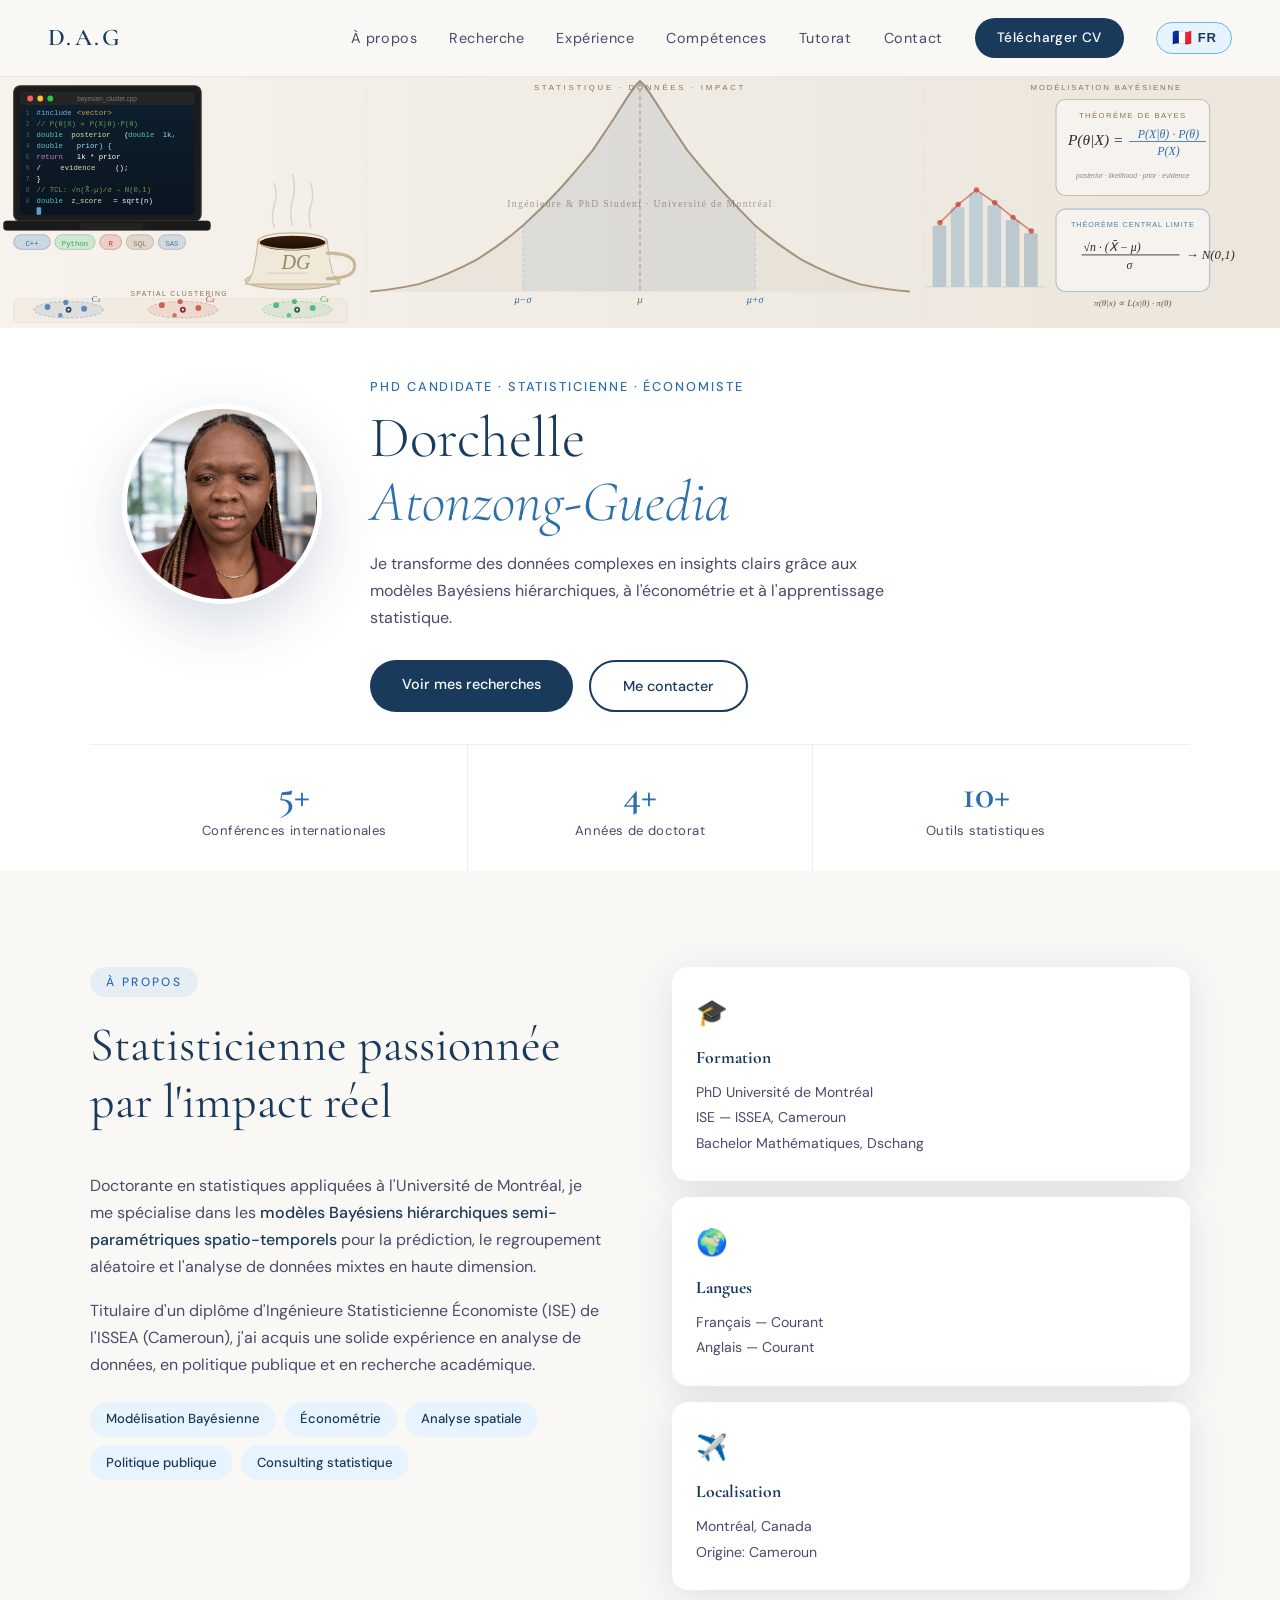
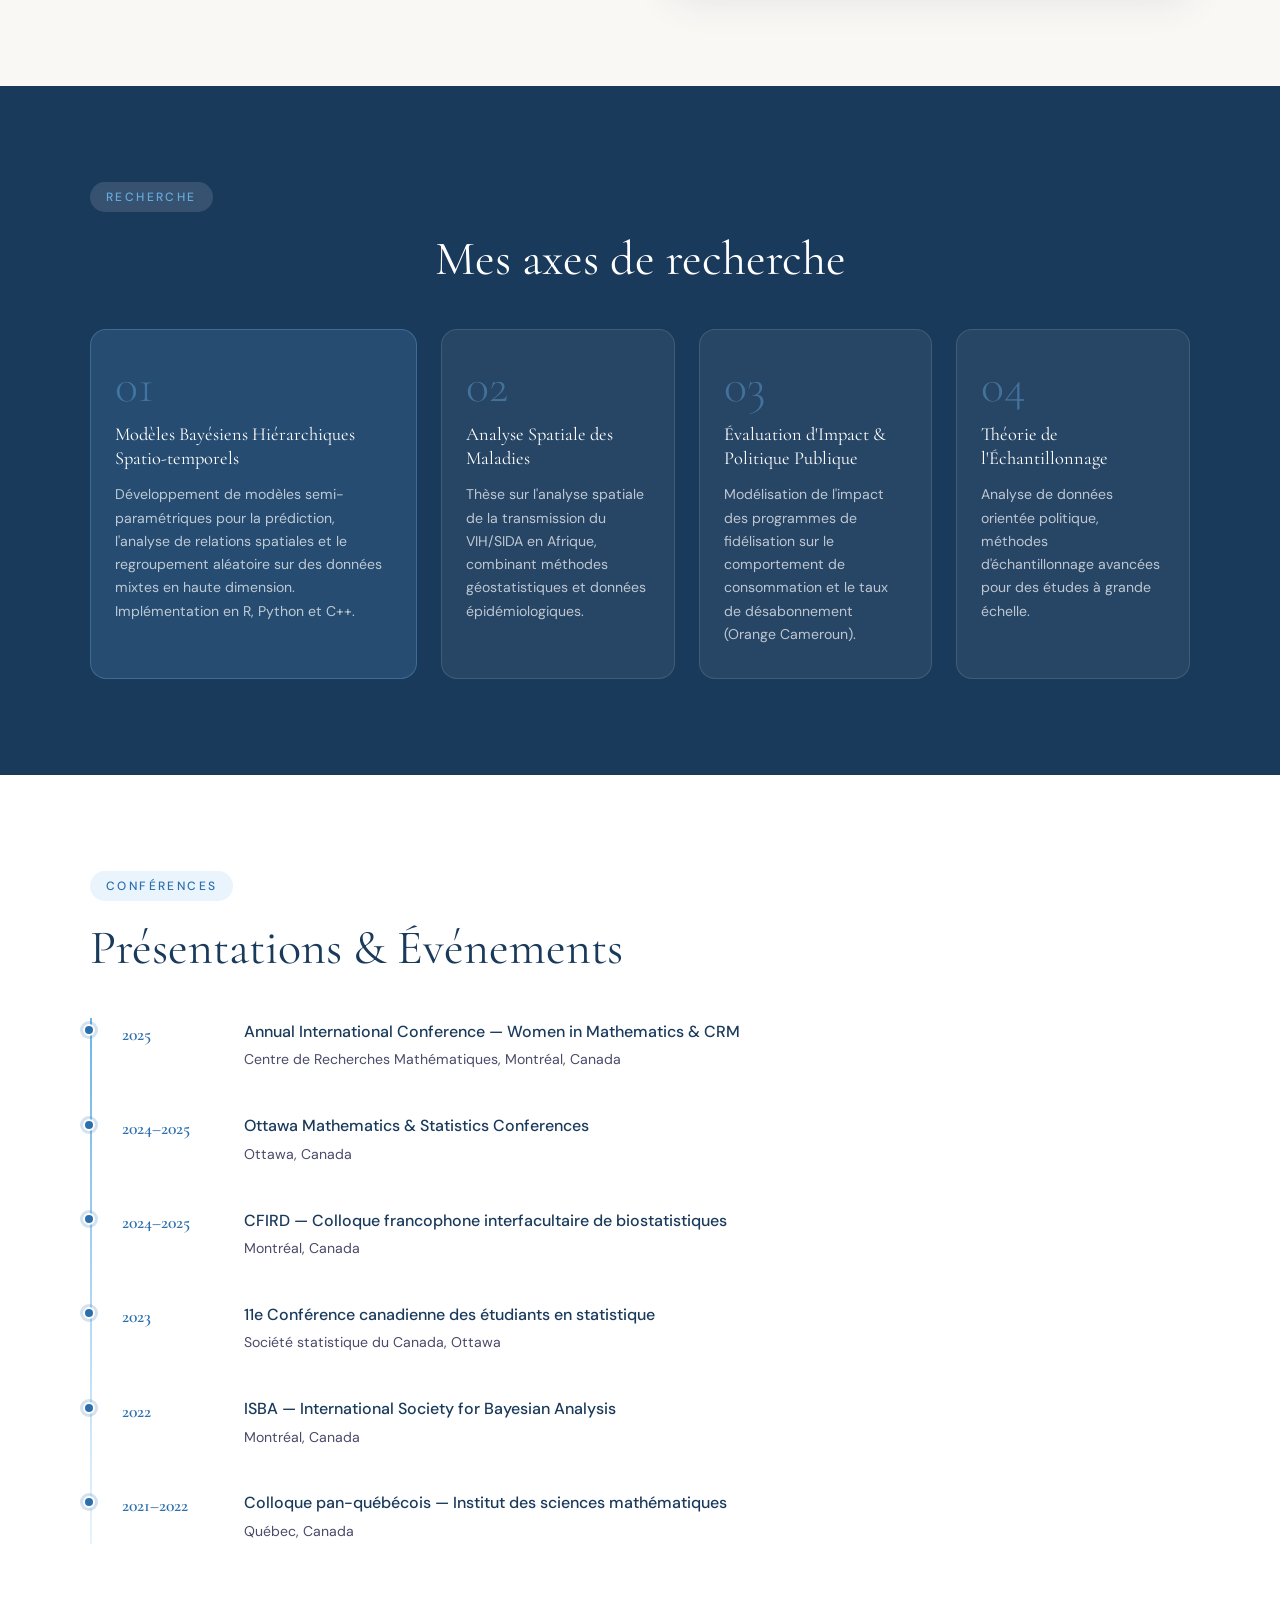
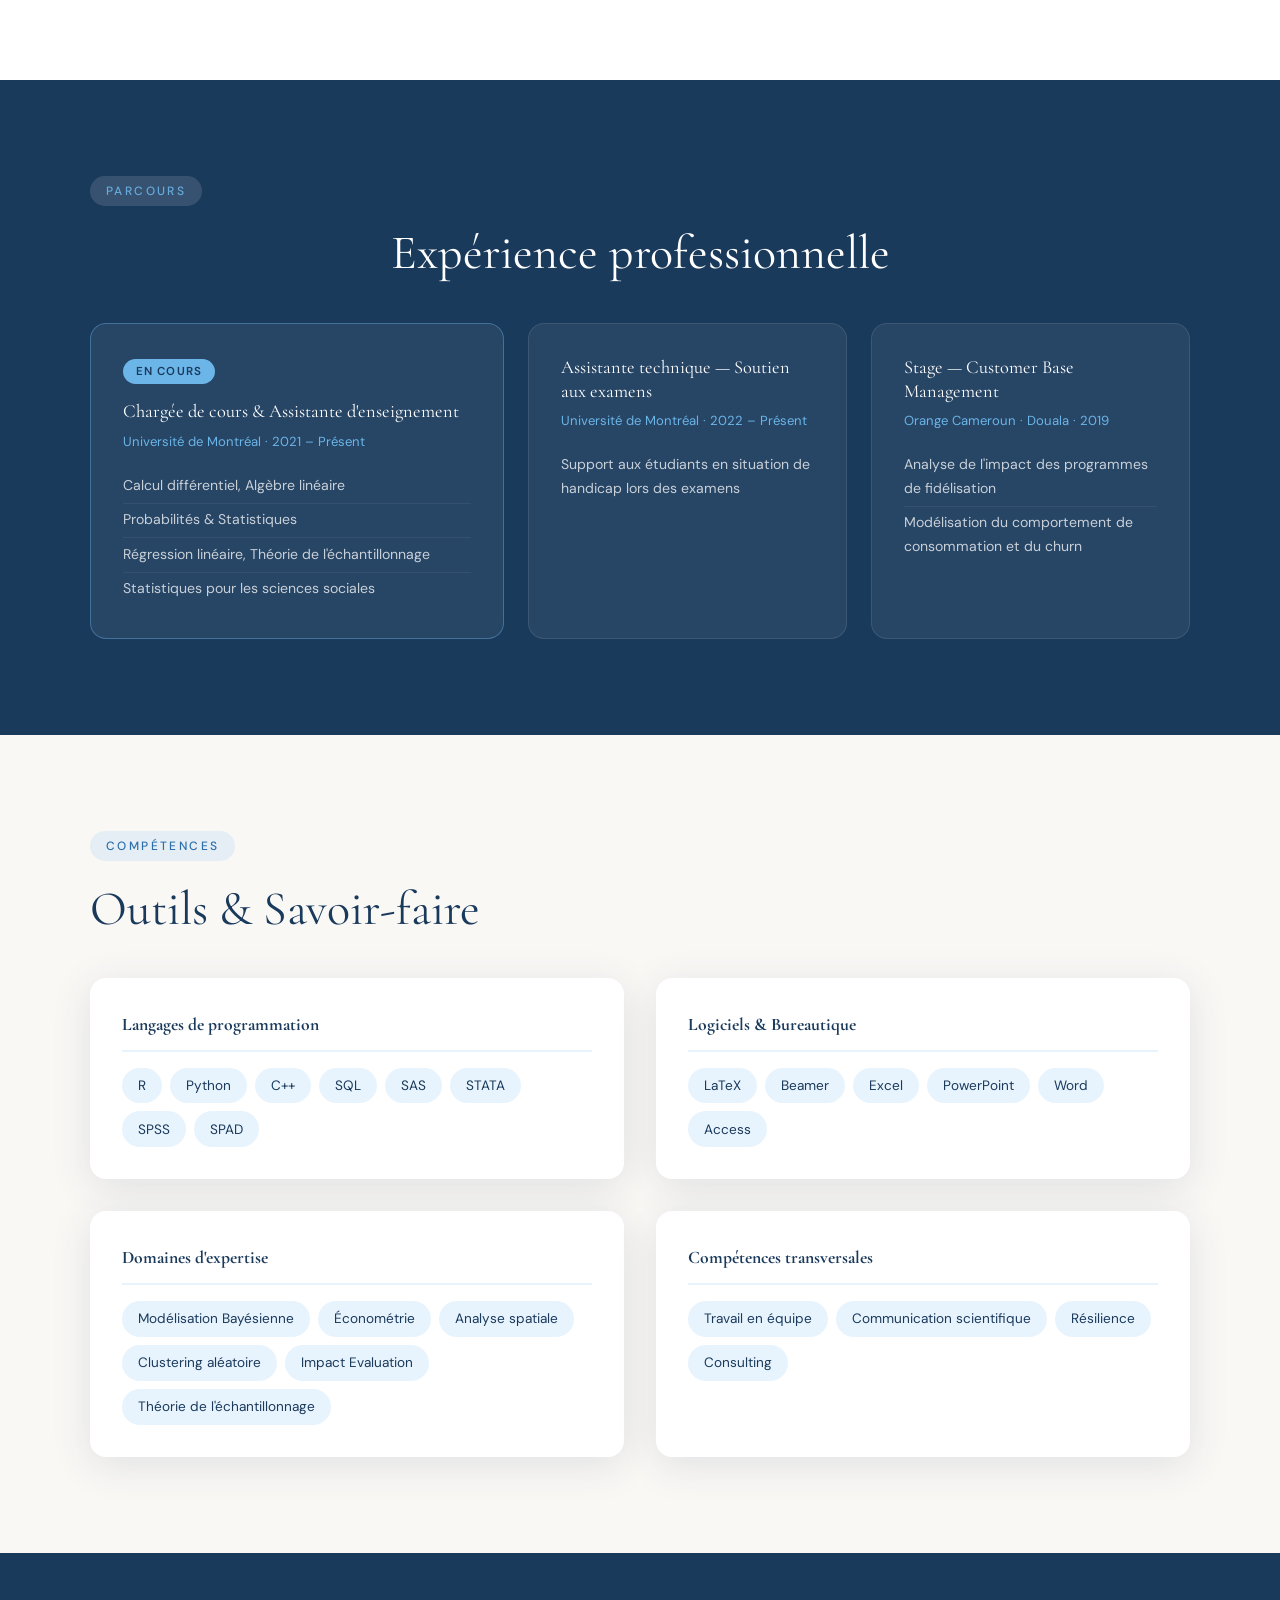
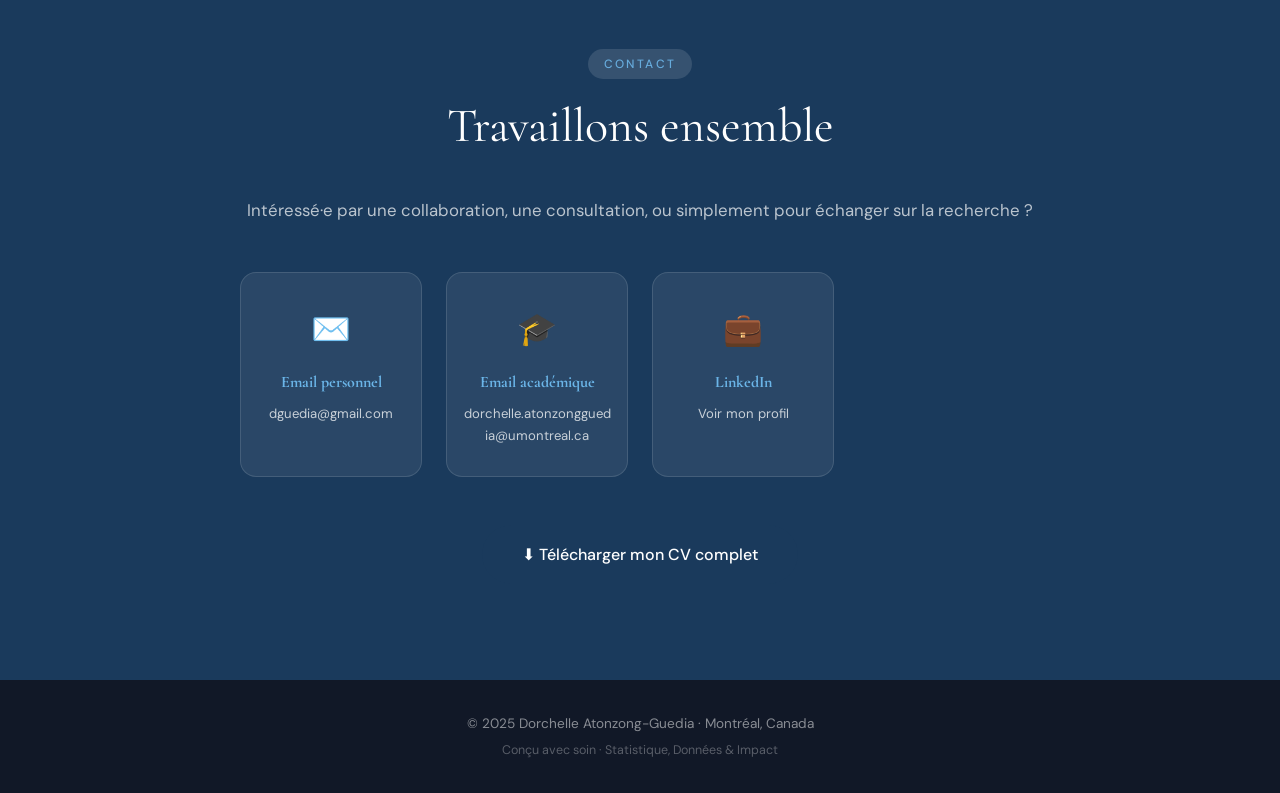
<file: index.html>
<!DOCTYPE html>
<html lang="fr">
<head>
  <meta charset="UTF-8" />
  <meta name="viewport" content="width=device-width, initial-scale=1.0" />
  <title>Dorchelle Atonzong-Guedia | Statisticienne & PhD Candidate</title>

  <meta name="google-site-verification" content="5JbC7hbtEEXTIVPu0T6-Ba4gLqesmsODl44edJf_nmE" />

  <meta name="description" content="Dorchelle Atonzong-Guedia — Doctorante en statistiques appliquées à l'Université de Montréal, spécialisée en modèles Bayésiens hiérarchiques, économétrie et analyse spatiale. Ingénieure Statisticienne Économiste (ISE)." />
  <meta name="keywords" content="Dorchelle Atonzong-Guedia, Dorchelle Guedia, statisticienne, PhD statistique, Université de Montréal, modèles Bayésiens, ISSEA, économétrie" />
  <meta name="author" content="Dorchelle Atonzong-Guedia" />
  <link rel="canonical" href="https://dorchelle.github.io/dorchelle-website/" />

  <meta property="og:type" content="profile" />
  <meta property="og:title" content="Dorchelle Atonzong-Guedia | Statisticienne & PhD Candidate" />
  <meta property="og:description" content="Doctorante en statistiques appliquées à l'Université de Montréal, spécialisée en modèles Bayésiens hiérarchiques, économétrie et analyse spatiale." />
  <meta property="og:url" content="https://dorchelle.github.io/dorchelle-website/" />
  <meta property="og:image" content="https://dorchelle.github.io/dorchelle-website/assets/photo.png" />

  <meta name="twitter:card" content="summary" />
  <meta name="twitter:title" content="Dorchelle Atonzong-Guedia | Statisticienne & PhD Candidate" />
  <meta name="twitter:description" content="Doctorante en statistiques appliquées à l'Université de Montréal." />

  <script type="application/ld+json">
  {
    "@context": "https://schema.org",
    "@type": "Person",
    "name": "Dorchelle Atonzong-Guedia",
    "alternateName": "Dorchelle Guedia",
    "url": "https://dorchelle.github.io/dorchelle-website/",
    "image": "https://dorchelle.github.io/dorchelle-website/assets/photo.png",
    "jobTitle": "PhD Candidate in Applied Statistics",
    "worksFor": {
      "@type": "CollegeOrUniversity",
      "name": "Université de Montréal"
    },
    "alumniOf": [
      { "@type": "CollegeOrUniversity", "name": "Université de Montréal" },
      { "@type": "CollegeOrUniversity", "name": "ISSEA - Institut Sous-régional de Statistique et d'Économie Appliquée" }
    ],
    "email": "dguedia@gmail.com",
    "sameAs": [
      "https://www.linkedin.com/in/dorchelle-atonzong-guedia-3009a21b2/",
      "https://github.com/Dorchelle"
    ],
    "knowsAbout": ["Bayesian Statistics", "Econometrics", "Spatial Analysis", "Statistical Modeling", "Machine Learning"]
  }
  </script>

  <link rel="stylesheet" href="style.css" />
  <link href="https://fonts.googleapis.com/css2?family=Cormorant+Garamond:ital,wght@0,300;0,400;0,600;1,300;1,400&family=DM+Sans:wght@300;400;500&display=swap" rel="stylesheet" />
</head>
<body>

  <!-- NAV -->
  <nav class="nav" id="navbar">
    <div class="nav-logo">D.A.G</div>
    <ul class="nav-links">
      <li><a href="#about" data-fr="À propos" data-en="About">À propos</a></li>
      <li><a href="#research" data-fr="Recherche" data-en="Research">Recherche</a></li>
      <li><a href="#experience" data-fr="Expérience" data-en="Experience">Expérience</a></li>
      <li><a href="#skills" data-fr="Compétences" data-en="Skills">Compétences</a></li>
      <li><a href="tutorat.html" data-fr="Tutorat" data-en="Tutoring">Tutorat</a></li>
      <li><a href="#contact" data-fr="Contact" data-en="Contact">Contact</a></li>
    </ul>
    <a href="assets/CV_Dorchelle.pdf" download class="btn-cv" data-fr="Télécharger CV" data-en="Download CV">Télécharger CV</a>
    <button class="lang-toggle" id="langToggle" aria-label="Switch language">
      <span class="lang-flag">🇫🇷</span>
      <span class="lang-label">FR</span>
    </button>
    <button class="burger" id="burger">&#9776;</button>
  </nav>

  <!-- HERO -->
  <header class="hero">
    <div class="hero-banner">
      <svg width="100%" viewBox="0 0 1400 280" xmlns="http://www.w3.org/2000/svg" preserveAspectRatio="xMidYMid meet">
        <defs>
          <linearGradient id="bgbeige" x1="0%" y1="0%" x2="100%" y2="0%">
            <stop offset="0%" stop-color="#f7f2ec"/>
            <stop offset="50%" stop-color="#f0ebe3"/>
            <stop offset="100%" stop-color="#ece6dc"/>
          </linearGradient>
          <linearGradient id="screengrad" x1="0%" y1="0%" x2="0%" y2="100%">
            <stop offset="0%" stop-color="#0f1f2e"/>
            <stop offset="100%" stop-color="#0a1520"/>
          </linearGradient>
          <linearGradient id="cafegrad" x1="0%" y1="0%" x2="0%" y2="100%">
            <stop offset="0%" stop-color="#3d1f0a"/>
            <stop offset="100%" stop-color="#1a0a02"/>
          </linearGradient>
        </defs>
        <rect width="1400" height="280" fill="url(#bgbeige)"/>
        <line x1="400" y1="15" x2="400" y2="265" stroke="#c4b89a" stroke-opacity="0.2" stroke-width="1" stroke-dasharray="4,4"/>
        <line x1="1010" y1="15" x2="1010" y2="265" stroke="#c4b89a" stroke-opacity="0.2" stroke-width="1" stroke-dasharray="4,4"/>
        <rect x="15" y="15" width="205" height="148" rx="7" fill="#1c1c1c" stroke="#3a3a3a" stroke-width="1.2"/>
        <rect x="22" y="22" width="191" height="134" rx="4" fill="url(#screengrad)"/>
        <rect x="22" y="22" width="191" height="14" rx="4" fill="#252526"/>
        <circle cx="33" cy="29" r="3.2" fill="#ff5f57"/>
        <circle cx="44" cy="29" r="3.2" fill="#ffbd2e"/>
        <circle cx="55" cy="29" r="3.2" fill="#28c840"/>
        <text x="117" y="32" text-anchor="middle" font-family="Arial, sans-serif" font-size="7" fill="#777">bayesian_cluster.cpp</text>
        <text x="28" y="47" font-family="Courier New, monospace" font-size="7.5" fill="#555">1</text>
        <text x="28" y="59" font-family="Courier New, monospace" font-size="7.5" fill="#555">2</text>
        <text x="28" y="71" font-family="Courier New, monospace" font-size="7.5" fill="#555">3</text>
        <text x="28" y="83" font-family="Courier New, monospace" font-size="7.5" fill="#555">4</text>
        <text x="28" y="95" font-family="Courier New, monospace" font-size="7.5" fill="#555">5</text>
        <text x="28" y="107" font-family="Courier New, monospace" font-size="7.5" fill="#555">6</text>
        <text x="28" y="119" font-family="Courier New, monospace" font-size="7.5" fill="#555">7</text>
        <text x="28" y="131" font-family="Courier New, monospace" font-size="7.5" fill="#555">8</text>
        <text x="28" y="143" font-family="Courier New, monospace" font-size="7.5" fill="#555">9</text>
        <text x="40" y="47" font-family="Courier New, monospace" font-size="8" fill="#6bb5e8">#include</text>
        <text x="84" y="47" font-family="Courier New, monospace" font-size="8" fill="#c9a84c"> &lt;vector&gt;</text>
        <text x="40" y="59" font-family="Courier New, monospace" font-size="8" fill="#6a9955">// P(θ|X) ∝ P(X|θ)·P(θ)</text>
        <text x="40" y="71" font-family="Courier New, monospace" font-size="8" fill="#4ec9b0">double</text>
        <text x="78" y="71" font-family="Courier New, monospace" font-size="8" fill="#dcdcaa"> posterior</text>
        <text x="136" y="71" font-family="Courier New, monospace" font-size="8" fill="#ffffff">(</text>
        <text x="140" y="71" font-family="Courier New, monospace" font-size="8" fill="#4ec9b0">double</text>
        <text x="178" y="71" font-family="Courier New, monospace" font-size="8" fill="#9cdcfe"> lk,</text>
        <text x="40" y="83" font-family="Courier New, monospace" font-size="8" fill="#4ec9b0">  double</text>
        <text x="84" y="83" font-family="Courier New, monospace" font-size="8" fill="#9cdcfe"> prior) {</text>
        <text x="40" y="95" font-family="Courier New, monospace" font-size="8" fill="#c586c0">  return</text>
        <text x="84" y="95" font-family="Courier New, monospace" font-size="8" fill="#ffffff"> lk * prior</text>
        <text x="40" y="107" font-family="Courier New, monospace" font-size="8" fill="#ffffff">       /</text>
        <text x="66" y="107" font-family="Courier New, monospace" font-size="8" fill="#dcdcaa"> evidence</text>
        <text x="126" y="107" font-family="Courier New, monospace" font-size="8" fill="#ffffff">();</text>
        <text x="40" y="119" font-family="Courier New, monospace" font-size="8" fill="#ffffff">}</text>
        <text x="40" y="131" font-family="Courier New, monospace" font-size="8" fill="#6a9955">// TCL: √n(X̄-μ)/σ → N(0,1)</text>
        <text x="40" y="143" font-family="Courier New, monospace" font-size="8" fill="#4ec9b0">double</text>
        <text x="78" y="143" font-family="Courier New, monospace" font-size="8" fill="#dcdcaa"> z_score</text>
        <text x="124" y="143" font-family="Courier New, monospace" font-size="8" fill="#ffffff"> = sqrt(n)</text>
        <rect x="40" y="148" width="5" height="8" rx="1" fill="#6bb5e8" fill-opacity="0.85"/>
        <rect x="4" y="163" width="226" height="10" rx="3" fill="#1a1a1a" stroke="#2a2a2a" stroke-width="0.8"/>
        <rect x="88" y="166" width="68" height="5" rx="2" fill="#222" stroke="#333" stroke-width="0.6"/>
        <rect x="15" y="178" width="40" height="16" rx="8" fill="#2c6fad" fill-opacity="0.2" stroke="#2c6fad" stroke-opacity="0.4" stroke-width="1"/>
        <text x="35" y="190" text-anchor="middle" font-family="Courier New, monospace" font-size="8" fill="#2c6fad">C++</text>
        <rect x="60" y="178" width="44" height="16" rx="8" fill="#27ae60" fill-opacity="0.18" stroke="#27ae60" stroke-opacity="0.4" stroke-width="1"/>
        <text x="82" y="190" text-anchor="middle" font-family="Courier New, monospace" font-size="8" fill="#27ae60">Python</text>
        <rect x="109" y="178" width="24" height="16" rx="8" fill="#c0392b" fill-opacity="0.18" stroke="#c0392b" stroke-opacity="0.4" stroke-width="1"/>
        <text x="121" y="190" text-anchor="middle" font-family="Courier New, monospace" font-size="8" fill="#c0392b">R</text>
        <rect x="138" y="178" width="30" height="16" rx="8" fill="#8b7355" fill-opacity="0.2" stroke="#8b7355" stroke-opacity="0.4" stroke-width="1"/>
        <text x="153" y="190" text-anchor="middle" font-family="Courier New, monospace" font-size="8" fill="#8b7355">SQL</text>
        <rect x="173" y="178" width="30" height="16" rx="8" fill="#4a7fa8" fill-opacity="0.2" stroke="#4a7fa8" stroke-opacity="0.4" stroke-width="1"/>
        <text x="188" y="190" text-anchor="middle" font-family="Courier New, monospace" font-size="8" fill="#4a7fa8">SAS</text>
        <ellipse cx="320" cy="228" rx="52" ry="10" fill="#d4c4a8" fill-opacity="0.7" stroke="#b8a88a" stroke-width="1"/>
        <path d="M 282,185 Q 278,228 268,232 L 372,232 Q 362,228 358,185 Z" fill="#f0e8d8" stroke="#c8b898" stroke-width="1.2"/>
        <ellipse cx="320" cy="187" rx="36" ry="8" fill="url(#cafegrad)"/>
        <ellipse cx="320" cy="185" rx="38" ry="9" fill="none" stroke="#c8b898" stroke-width="1.5"/>
        <path d="M 358,198 Q 388,198 388,212 Q 388,226 358,226" fill="none" stroke="#c8b898" stroke-width="3.5" stroke-linecap="round"/>
        <path d="M 358,202 Q 382,202 382,212 Q 382,222 358,222" fill="none" stroke="#f0e8d8" stroke-width="1.5" stroke-linecap="round"/>
        <text x="308" y="215" font-family="Georgia, serif" font-size="22" fill="#8b7355" font-style="italic" fill-opacity="0.85">DG</text>
        <line x1="292" y1="220" x2="336" y2="220" stroke="#8b7355" stroke-opacity="0.3" stroke-width="0.8"/>
        <path d="M 300,170 Q 296,158 300,146 Q 304,134 300,122" fill="none" stroke="#c4b89a" stroke-width="1.5" stroke-opacity="0.5" stroke-linecap="round"/>
        <path d="M 320,168 Q 316,154 320,140 Q 324,126 320,112" fill="none" stroke="#c4b89a" stroke-width="1.5" stroke-opacity="0.5" stroke-linecap="round"/>
        <path d="M 340,170 Q 336,158 340,146 Q 344,134 340,122" fill="none" stroke="#c4b89a" stroke-width="1.5" stroke-opacity="0.5" stroke-linecap="round"/>
        <text x="196" y="245" text-anchor="middle" font-family="Arial, sans-serif" font-size="7.5" fill="#8b7355" letter-spacing="1.5">SPATIAL CLUSTERING</text>
        <rect x="15" y="248" width="365" height="26" rx="5" fill="#e8e0d0" fill-opacity="0.35" stroke="#c4b89a" stroke-opacity="0.2" stroke-width="1"/>
        <ellipse cx="75" cy="260" rx="38" ry="9" fill="#2c6fad" fill-opacity="0.1" stroke="#2c6fad" stroke-opacity="0.35" stroke-width="1" stroke-dasharray="3,2"/>
        <circle cx="52" cy="257" r="3.2" fill="#2c6fad" fill-opacity="0.75"/>
        <circle cx="72" cy="252" r="2.8" fill="#2c6fad" fill-opacity="0.75"/>
        <circle cx="92" cy="259" r="3.2" fill="#2c6fad" fill-opacity="0.75"/>
        <circle cx="66" cy="266" r="2.4" fill="#2c6fad" fill-opacity="0.65"/>
        <circle cx="75" cy="260" r="3.2" fill="#1a3a5c" fill-opacity="0.9"/>
        <circle cx="75" cy="260" r="1.2" fill="#ffffff"/>
        <text x="100" y="252" font-family="Georgia, serif" font-size="9" fill="#2c6fad" font-style="italic">C₁</text>
        <ellipse cx="200" cy="260" rx="38" ry="9" fill="#c0392b" fill-opacity="0.1" stroke="#c0392b" stroke-opacity="0.35" stroke-width="1" stroke-dasharray="3,2"/>
        <circle cx="177" cy="255" r="3.2" fill="#c0392b" fill-opacity="0.75"/>
        <circle cx="197" cy="251" r="2.8" fill="#c0392b" fill-opacity="0.75"/>
        <circle cx="217" cy="258" r="3.2" fill="#c0392b" fill-opacity="0.75"/>
        <circle cx="191" cy="266" r="2.4" fill="#c0392b" fill-opacity="0.65"/>
        <circle cx="200" cy="260" r="3.2" fill="#7b1a1a" fill-opacity="0.9"/>
        <circle cx="200" cy="260" r="1.2" fill="#ffffff"/>
        <text x="225" y="252" font-family="Georgia, serif" font-size="9" fill="#c0392b" font-style="italic">C₂</text>
        <ellipse cx="325" cy="260" rx="38" ry="9" fill="#27ae60" fill-opacity="0.1" stroke="#27ae60" stroke-opacity="0.35" stroke-width="1" stroke-dasharray="3,2"/>
        <circle cx="302" cy="255" r="3.2" fill="#27ae60" fill-opacity="0.75"/>
        <circle cx="322" cy="251" r="2.8" fill="#27ae60" fill-opacity="0.75"/>
        <circle cx="342" cy="258" r="3.2" fill="#27ae60" fill-opacity="0.75"/>
        <circle cx="316" cy="266" r="2.4" fill="#27ae60" fill-opacity="0.65"/>
        <circle cx="325" cy="260" r="3.2" fill="#145a32" fill-opacity="0.9"/>
        <circle cx="325" cy="260" r="1.2" fill="#ffffff"/>
        <text x="350" y="252" font-family="Georgia, serif" font-size="9" fill="#27ae60" font-style="italic">C₃</text>
        <text x="700" y="20" text-anchor="middle" font-family="Arial, sans-serif" font-size="8.5" fill="#8b7355" letter-spacing="3">STATISTIQUE · DONNÉES · IMPACT</text>
        <path d="M 405,240 Q 430,238 458,232 Q 490,222 520,206 Q 548,189 572,168 Q 594,148 614,126 Q 632,106 648,86 Q 660,68 672,50 Q 682,34 690,22 Q 695,14 700,10 Q 705,14 710,22 Q 718,34 728,50 Q 740,68 752,86 Q 768,106 786,126 Q 806,148 826,168 Q 850,189 878,206 Q 908,222 940,232 Q 968,238 995,240"
              fill="none" stroke="#8b7355" stroke-width="2.2" stroke-opacity="0.72"/>
        <path d="M 405,240 Q 430,238 458,232 Q 490,222 520,206 Q 548,189 572,168 Q 594,148 614,126 Q 632,106 648,86 Q 660,68 672,50 Q 682,34 690,22 Q 695,14 700,10 Q 705,14 710,22 Q 718,34 728,50 Q 740,68 752,86 Q 768,106 786,126 Q 806,148 826,168 Q 850,189 878,206 Q 908,222 940,232 Q 968,238 995,240 L 995,240 L 405,240 Z"
              fill="#8b7355" fill-opacity="0.07"/>
        <path d="M 572,168 Q 594,148 614,126 Q 632,106 648,86 Q 660,68 672,50 Q 682,34 690,22 Q 695,14 700,10 Q 705,14 710,22 Q 718,34 728,50 Q 740,68 752,86 Q 768,106 786,126 Q 806,148 826,168 L 826,240 L 572,240 Z"
              fill="#2c6fad" fill-opacity="0.07"/>
        <line x1="700" y1="10" x2="700" y2="240" stroke="#8b7355" stroke-width="1.5" stroke-opacity="0.45" stroke-dasharray="5,3"/>
        <line x1="572" y1="168" x2="572" y2="240" stroke="#2c6fad" stroke-opacity="0.22" stroke-width="1" stroke-dasharray="3,3"/>
        <line x1="826" y1="168" x2="826" y2="240" stroke="#2c6fad" stroke-opacity="0.22" stroke-width="1" stroke-dasharray="3,3"/>
        <text x="700" y="253" text-anchor="middle" font-family="Georgia, serif" font-size="12" fill="#8b7355" font-style="italic">μ</text>
        <text x="572" y="253" text-anchor="middle" font-family="Georgia, serif" font-size="11" fill="#2c6fad" font-style="italic">μ−σ</text>
        <text x="826" y="253" text-anchor="middle" font-family="Georgia, serif" font-size="11" fill="#2c6fad" font-style="italic">μ+σ</text>
        <text x="700" y="148" text-anchor="middle" font-family="Georgia, serif" font-size="10.5" fill="#5a4a3a" letter-spacing="1.5" fill-opacity="0.5">Ingénieure &amp; PhD Student · Université de Montréal</text>
        <text x="1210" y="20" text-anchor="middle" font-family="Arial, sans-serif" font-size="8.5" fill="#8b7355" letter-spacing="2">MODÉLISATION BAYÉSIENNE</text>
        <rect x="1020" y="168" width="15" height="67" rx="2" fill="#4a7fa8" fill-opacity="0.3"/>
        <rect x="1040" y="148" width="15" height="87" rx="2" fill="#5a90b8" fill-opacity="0.32"/>
        <rect x="1060" y="132" width="15" height="103" rx="2" fill="#6aa0c8" fill-opacity="0.35"/>
        <rect x="1080" y="146" width="15" height="89" rx="2" fill="#5a90b8" fill-opacity="0.32"/>
        <rect x="1100" y="162" width="15" height="73" rx="2" fill="#4a7fa8" fill-opacity="0.3"/>
        <rect x="1120" y="176" width="15" height="59" rx="2" fill="#3a6f98" fill-opacity="0.28"/>
        <line x1="1012" y1="235" x2="1144" y2="235" stroke="#4a7fa8" stroke-opacity="0.2" stroke-width="1"/>
        <path d="M 1028,165 L 1048,145 L 1068,129 L 1088,143 L 1108,159 L 1128,174" fill="none" stroke="#c0392b" stroke-width="1.8" stroke-opacity="0.55"/>
        <circle cx="1028" cy="165" r="3" fill="#c0392b" fill-opacity="0.7"/>
        <circle cx="1048" cy="145" r="3" fill="#c0392b" fill-opacity="0.7"/>
        <circle cx="1068" cy="129" r="3" fill="#c0392b" fill-opacity="0.7"/>
        <circle cx="1088" cy="143" r="3" fill="#c0392b" fill-opacity="0.7"/>
        <circle cx="1108" cy="159" r="3" fill="#c0392b" fill-opacity="0.7"/>
        <circle cx="1128" cy="174" r="3" fill="#c0392b" fill-opacity="0.7"/>
        <rect x="1155" y="30" width="168" height="105" rx="10" fill="#ffffff" fill-opacity="0.5" stroke="#8b7355" stroke-opacity="0.4" stroke-width="1.2"/>
        <text x="1239" y="50" text-anchor="middle" font-family="Arial, sans-serif" font-size="8.5" fill="#8b7355" letter-spacing="1.5">THÉORÈME DE BAYES</text>
        <text x="1168" y="80" font-family="Georgia, serif" font-size="17" fill="#2d2d2d" font-style="italic">P(θ|X) =</text>
        <text x="1278" y="72" text-anchor="middle" font-family="Georgia, serif" font-size="13" fill="#2c6fad" font-style="italic">P(X|θ) · P(θ)</text>
        <line x1="1235" y1="76" x2="1319" y2="76" stroke="#2c6fad" stroke-width="1.2" stroke-opacity="0.8"/>
        <text x="1278" y="91" text-anchor="middle" font-family="Georgia, serif" font-size="13" fill="#2c6fad" font-style="italic">P(X)</text>
        <text x="1239" y="116" text-anchor="middle" font-family="Arial, sans-serif" font-size="7.5" fill="#888" font-style="italic">posterior · likelihood · prior · evidence</text>
        <rect x="1155" y="150" width="168" height="90" rx="10" fill="#ffffff" fill-opacity="0.5" stroke="#4a7fa8" stroke-opacity="0.4" stroke-width="1.2"/>
        <text x="1239" y="170" text-anchor="middle" font-family="Arial, sans-serif" font-size="8" fill="#4a7fa8" letter-spacing="1">THÉORÈME CENTRAL LIMITE</text>
        <text x="1185" y="196" font-family="Georgia, serif" font-size="13" fill="#2d2d2d" font-style="italic">√n · (X̄ − μ)</text>
        <line x1="1183" y1="200" x2="1290" y2="200" stroke="#2d2d2d" stroke-width="1.2" stroke-opacity="0.7"/>
        <text x="1232" y="215" font-family="Georgia, serif" font-size="13" fill="#2d2d2d" font-style="italic">σ</text>
        <text x="1297" y="204" font-family="Georgia, serif" font-size="14" fill="#2d2d2d" font-style="italic">→ N(0,1)</text>
        <text x="1239" y="256" text-anchor="middle" font-family="Georgia, serif" font-size="10" fill="#6a5a48" font-style="italic">π(θ|x) ∝ L(x|θ) · π(θ)</text>
      </svg>
    </div>
    <div class="hero-content">
      <div class="hero-photo-wrap">
        <img src="assets/photo.png" alt="Dorchelle Atonzong-Guedia" class="hero-photo" />
      </div>
      <div class="hero-text">
        <p class="hero-tag"
           data-fr="PhD Candidate · Statisticienne · Économiste"
           data-en="PhD Candidate · Statistician · Economist">
          PhD Candidate · Statisticienne · Économiste
        </p>
        <h1>Dorchelle<br /><em>Atonzong-Guedia</em></h1>
        <p class="hero-sub"
           data-fr="Je transforme des données complexes en insights clairs grâce aux modèles Bayésiens hiérarchiques, à l'économétrie et à l'apprentissage statistique."
           data-en="I turn complex data into clear insights through hierarchical Bayesian models, econometrics, and statistical learning.">
          Je transforme des données complexes en insights clairs grâce aux modèles Bayésiens hiérarchiques,
          à l'économétrie et à l'apprentissage statistique.
        </p>
        <div class="hero-cta">
          <a href="#research" class="btn-primary" data-fr="Voir mes recherches" data-en="View my research">Voir mes recherches</a>
          <a href="#contact" class="btn-ghost" data-fr="Me contacter" data-en="Contact me">Me contacter</a>
        </div>
      </div>
    </div>
    <div class="hero-stats">
      <div class="stat"><span>5+</span><p data-fr="Conférences internationales" data-en="International conferences">Conférences internationales</p></div>
      <div class="stat"><span>4+</span><p data-fr="Années de doctorat" data-en="Years of PhD research">Années de doctorat</p></div>
      <div class="stat"><span>10+</span><p data-fr="Outils statistiques" data-en="Statistical tools">Outils statistiques</p></div>
    </div>
  </header>

  <!-- ABOUT -->
  <section class="section about" id="about">
    <div class="container two-col">
      <div class="about-text">
        <span class="section-label" data-fr="À propos" data-en="About">À propos</span>
        <h2 data-fr="Statisticienne passionnée<br />par l'impact réel"
            data-en="Statistician passionate<br />about real-world impact">
          Statisticienne passionnée<br />par l'impact réel
        </h2>
        <p data-fr="Doctorante en statistiques appliquées à l'Université de Montréal, je me spécialise dans les <strong>modèles Bayésiens hiérarchiques semi-paramétriques spatio-temporels</strong> pour la prédiction, le regroupement aléatoire et l'analyse de données mixtes en haute dimension."
           data-en="PhD candidate in applied statistics at Université de Montréal, I specialize in <strong>semi-parametric hierarchical Bayesian spatio-temporal models</strong> for prediction, random clustering, and high-dimensional mixed data analysis.">
          Doctorante en statistiques appliquées à l'Université de Montréal, je me spécialise dans les
          <strong>modèles Bayésiens hiérarchiques semi-paramétriques spatio-temporels</strong> pour la prédiction,
          le regroupement aléatoire et l'analyse de données mixtes en haute dimension.
        </p>
        <p data-fr="Titulaire d'un diplôme d'Ingénieure Statisticienne Économiste (ISE) de l'ISSEA (Cameroun), j'ai acquis une solide expérience en analyse de données, en politique publique et en recherche académique."
           data-en="Holding a Statistical Economist Engineer degree (ISE) from ISSEA (Cameroon), I have built strong expertise in data analysis, public policy, and academic research.">
          Titulaire d'un diplôme d'Ingénieure Statisticienne Économiste (ISE) de l'ISSEA (Cameroun), j'ai acquis
          une solide expérience en analyse de données, en politique publique et en recherche académique.
        </p>
        <div class="about-tags">
          <span data-fr="Modélisation Bayésienne" data-en="Bayesian Modeling">Modélisation Bayésienne</span>
          <span data-fr="Économétrie" data-en="Econometrics">Économétrie</span>
          <span data-fr="Analyse spatiale" data-en="Spatial Analysis">Analyse spatiale</span>
          <span data-fr="Politique publique" data-en="Public Policy">Politique publique</span>
          <span data-fr="Consulting statistique" data-en="Statistical Consulting">Consulting statistique</span>
        </div>
      </div>
      <div class="about-visual">
        <div class="about-card">
          <div class="about-card-icon">🎓</div>
          <h4 data-fr="Formation" data-en="Education">Formation</h4>
          <p data-fr="PhD Université de Montréal" data-en="PhD Université de Montréal">PhD Université de Montréal</p>
          <p data-fr="ISE — ISSEA, Cameroun" data-en="ISE — ISSEA, Cameroon">ISE — ISSEA, Cameroun</p>
          <p data-fr="Bachelor Mathématiques, Dschang" data-en="Bachelor in Mathematics, Dschang">Bachelor Mathématiques, Dschang</p>
        </div>
        <div class="about-card">
          <div class="about-card-icon">🌍</div>
          <h4 data-fr="Langues" data-en="Languages">Langues</h4>
          <p data-fr="Français — Courant" data-en="French — Fluent">Français — Courant</p>
          <p data-fr="Anglais — Courant" data-en="English — Fluent">Anglais — Courant</p>
        </div>
        <div class="about-card">
          <div class="about-card-icon">✈️</div>
          <h4 data-fr="Localisation" data-en="Location">Localisation</h4>
          <p data-fr="Montréal, Canada" data-en="Montreal, Canada">Montréal, Canada</p>
          <p data-fr="Origine: Cameroun" data-en="Origin: Cameroon">Origine: Cameroun</p>
        </div>
      </div>
    </div>
  </section>

  <!-- RESEARCH -->
  <section class="section research" id="research">
    <div class="container">
      <span class="section-label light" data-fr="Recherche" data-en="Research">Recherche</span>
      <h2 class="centered" data-fr="Mes axes de recherche" data-en="My research areas">Mes axes de recherche</h2>
      <div class="research-grid">
        <div class="research-card main">
          <div class="research-num">01</div>
          <h3 data-fr="Modèles Bayésiens Hiérarchiques Spatio-temporels"
              data-en="Spatio-temporal Hierarchical Bayesian Models">
            Modèles Bayésiens Hiérarchiques Spatio-temporels
          </h3>
          <p data-fr="Développement de modèles semi-paramétriques pour la prédiction, l'analyse de relations spatiales et le regroupement aléatoire sur des données mixtes en haute dimension. Implémentation en R, Python et C++."
             data-en="Development of semi-parametric models for prediction, spatial relationship analysis, and random clustering on high-dimensional mixed data. Implementation in R, Python, and C++.">
            Développement de modèles semi-paramétriques pour la prédiction, l'analyse de relations spatiales
            et le regroupement aléatoire sur des données mixtes en haute dimension. Implémentation en R, Python et C++.
          </p>
        </div>
        <div class="research-card">
          <div class="research-num">02</div>
          <h3 data-fr="Analyse Spatiale des Maladies" data-en="Spatial Disease Analysis">Analyse Spatiale des Maladies</h3>
          <p data-fr="Thèse sur l'analyse spatiale de la transmission du VIH/SIDA en Afrique, combinant méthodes géostatistiques et données épidémiologiques."
             data-en="Thesis on the spatial analysis of HIV/AIDS transmission in Africa, combining geostatistical methods and epidemiological data.">
            Thèse sur l'analyse spatiale de la transmission du VIH/SIDA en Afrique, combinant méthodes géostatistiques et données épidémiologiques.
          </p>
        </div>
        <div class="research-card">
          <div class="research-num">03</div>
          <h3 data-fr="Évaluation d'Impact & Politique Publique" data-en="Impact Evaluation & Public Policy">Évaluation d'Impact & Politique Publique</h3>
          <p data-fr="Modélisation de l'impact des programmes de fidélisation sur le comportement de consommation et le taux de désabonnement (Orange Cameroun)."
             data-en="Modeling the impact of loyalty programs on consumer behavior and churn rate (Orange Cameroon).">
            Modélisation de l'impact des programmes de fidélisation sur le comportement de consommation et le taux de désabonnement (Orange Cameroun).
          </p>
        </div>
        <div class="research-card">
          <div class="research-num">04</div>
          <h3 data-fr="Théorie de l'Échantillonnage" data-en="Sampling Theory">Théorie de l'Échantillonnage</h3>
          <p data-fr="Analyse de données orientée politique, méthodes d'échantillonnage avancées pour des études à grande échelle."
             data-en="Policy-oriented data analysis, advanced sampling methods for large-scale studies.">
            Analyse de données orientée politique, méthodes d'échantillonnage avancées pour des études à grande échelle.
          </p>
        </div>
      </div>
    </div>
  </section>

  <!-- CONFERENCES -->
  <section class="section conferences" id="conferences">
    <div class="container">
      <span class="section-label" data-fr="Conférences" data-en="Conferences">Conférences</span>
      <h2 data-fr="Présentations & Événements" data-en="Presentations & Events">Présentations & Événements</h2>
      <div class="timeline">
        <div class="timeline-item">
          <div class="timeline-year">2025</div>
          <div class="timeline-content">
            <h4>Annual International Conference — Women in Mathematics & CRM</h4>
            <p data-fr="Centre de Recherches Mathématiques, Montréal, Canada" data-en="Centre de Recherches Mathématiques, Montreal, Canada">Centre de Recherches Mathématiques, Montréal, Canada</p>
          </div>
        </div>
        <div class="timeline-item">
          <div class="timeline-year">2024–2025</div>
          <div class="timeline-content">
            <h4>Ottawa Mathematics & Statistics Conferences</h4>
            <p>Ottawa, Canada</p>
          </div>
        </div>
        <div class="timeline-item">
          <div class="timeline-year">2024–2025</div>
          <div class="timeline-content">
            <h4 data-fr="CFIRD — Colloque francophone interfacultaire de biostatistiques"
                data-en="CFIRD — Francophone Interfaculty Colloquium on Biostatistics">
              CFIRD — Colloque francophone interfacultaire de biostatistiques
            </h4>
            <p data-fr="Montréal, Canada" data-en="Montreal, Canada">Montréal, Canada</p>
          </div>
        </div>
        <div class="timeline-item">
          <div class="timeline-year">2023</div>
          <div class="timeline-content">
            <h4 data-fr="11e Conférence canadienne des étudiants en statistique"
                data-en="11th Canadian Statistics Student Conference">
              11e Conférence canadienne des étudiants en statistique
            </h4>
            <p data-fr="Société statistique du Canada, Ottawa" data-en="Statistical Society of Canada, Ottawa">Société statistique du Canada, Ottawa</p>
          </div>
        </div>
        <div class="timeline-item">
          <div class="timeline-year">2022</div>
          <div class="timeline-content">
            <h4>ISBA — International Society for Bayesian Analysis</h4>
            <p data-fr="Montréal, Canada" data-en="Montreal, Canada">Montréal, Canada</p>
          </div>
        </div>
        <div class="timeline-item">
          <div class="timeline-year">2021–2022</div>
          <div class="timeline-content">
            <h4 data-fr="Colloque pan-québécois — Institut des sciences mathématiques"
                data-en="Pan-Quebec Colloquium — Institute of Mathematical Sciences">
              Colloque pan-québécois — Institut des sciences mathématiques
            </h4>
            <p data-fr="Québec, Canada" data-en="Quebec, Canada">Québec, Canada</p>
          </div>
        </div>
      </div>
    </div>
  </section>

  <!-- EXPERIENCE -->
  <section class="section experience" id="experience">
    <div class="container">
      <span class="section-label light" data-fr="Parcours" data-en="Career">Parcours</span>
      <h2 class="centered" data-fr="Expérience professionnelle" data-en="Professional Experience">Expérience professionnelle</h2>
      <div class="exp-grid">
        <div class="exp-card current">
          <div class="exp-badge" data-fr="En cours" data-en="Ongoing">En cours</div>
          <h3 data-fr="Chargée de cours & Assistante d'enseignement" data-en="Lecturer & Teaching Assistant">Chargée de cours & Assistante d'enseignement</h3>
          <p class="exp-where" data-fr="Université de Montréal · 2021 – Présent" data-en="Université de Montréal · 2021 – Present">Université de Montréal · 2021 – Présent</p>
          <ul>
            <li data-fr="Calcul différentiel, Algèbre linéaire" data-en="Differential calculus, Linear algebra">Calcul différentiel, Algèbre linéaire</li>
            <li data-fr="Probabilités & Statistiques" data-en="Probability & Statistics">Probabilités & Statistiques</li>
            <li data-fr="Régression linéaire, Théorie de l'échantillonnage" data-en="Linear regression, Sampling theory">Régression linéaire, Théorie de l'échantillonnage</li>
            <li data-fr="Statistiques pour les sciences sociales" data-en="Statistics for social sciences">Statistiques pour les sciences sociales</li>
          </ul>
        </div>
        <div class="exp-card">
          <h3 data-fr="Assistante technique — Soutien aux examens" data-en="Technical Assistant — Exam Support">Assistante technique — Soutien aux examens</h3>
          <p class="exp-where" data-fr="Université de Montréal · 2022 – Présent" data-en="Université de Montréal · 2022 – Present">Université de Montréal · 2022 – Présent</p>
          <ul>
            <li data-fr="Support aux étudiants en situation de handicap lors des examens"
                data-en="Support for students with disabilities during exams">
              Support aux étudiants en situation de handicap lors des examens
            </li>
          </ul>
        </div>
        <div class="exp-card">
          <h3 data-fr="Stage — Customer Base Management" data-en="Internship — Customer Base Management">Stage — Customer Base Management</h3>
          <p class="exp-where" data-fr="Orange Cameroun · Douala · 2019" data-en="Orange Cameroon · Douala · 2019">Orange Cameroun · Douala · 2019</p>
          <ul>
            <li data-fr="Analyse de l'impact des programmes de fidélisation" data-en="Analysis of loyalty program impact">Analyse de l'impact des programmes de fidélisation</li>
            <li data-fr="Modélisation du comportement de consommation et du churn" data-en="Modeling consumer behavior and churn rate">Modélisation du comportement de consommation et du churn</li>
          </ul>
        </div>
      </div>
    </div>
  </section>

  <!-- SKILLS -->
  <section class="section skills" id="skills">
    <div class="container">
      <span class="section-label" data-fr="Compétences" data-en="Skills">Compétences</span>
      <h2 data-fr="Outils & Savoir-faire" data-en="Tools & Expertise">Outils & Savoir-faire</h2>
      <div class="skills-grid">
        <div class="skills-block">
          <h4 data-fr="Langages de programmation" data-en="Programming Languages">Langages de programmation</h4>
          <div class="skill-pills">
            <span>R</span><span>Python</span><span>C++</span><span>SQL</span>
            <span>SAS</span><span>STATA</span><span>SPSS</span><span>SPAD</span>
          </div>
        </div>
        <div class="skills-block">
          <h4 data-fr="Logiciels & Bureautique" data-en="Software & Office Tools">Logiciels & Bureautique</h4>
          <div class="skill-pills">
            <span>LaTeX</span><span>Beamer</span><span>Excel</span>
            <span>PowerPoint</span><span>Word</span><span>Access</span>
          </div>
        </div>
        <div class="skills-block">
          <h4 data-fr="Domaines d'expertise" data-en="Areas of Expertise">Domaines d'expertise</h4>
          <div class="skill-pills">
            <span data-fr="Modélisation Bayésienne" data-en="Bayesian Modeling">Modélisation Bayésienne</span>
            <span data-fr="Économétrie" data-en="Econometrics">Économétrie</span>
            <span data-fr="Analyse spatiale" data-en="Spatial Analysis">Analyse spatiale</span>
            <span data-fr="Clustering aléatoire" data-en="Random Clustering">Clustering aléatoire</span>
            <span data-fr="Impact Evaluation" data-en="Impact Evaluation">Impact Evaluation</span>
            <span data-fr="Théorie de l'échantillonnage" data-en="Sampling Theory">Théorie de l'échantillonnage</span>
          </div>
        </div>
        <div class="skills-block">
          <h4 data-fr="Compétences transversales" data-en="Soft Skills">Compétences transversales</h4>
          <div class="skill-pills">
            <span data-fr="Travail en équipe" data-en="Teamwork">Travail en équipe</span>
            <span data-fr="Communication scientifique" data-en="Scientific Communication">Communication scientifique</span>
            <span data-fr="Résilience" data-en="Resilience">Résilience</span>
            <span data-fr="Consulting" data-en="Consulting">Consulting</span>
          </div>
        </div>
      </div>
    </div>
  </section>

  <!-- CONTACT -->
  <section class="section contact" id="contact">
    <div class="container contact-inner">
      <span class="section-label light" data-fr="Contact" data-en="Contact">Contact</span>
      <h2 data-fr="Travaillons ensemble" data-en="Let's work together">Travaillons ensemble</h2>
      <p class="contact-sub"
         data-fr="Intéressé·e par une collaboration, une consultation, ou simplement pour échanger sur la recherche ?"
         data-en="Interested in collaborating, consulting, or simply discussing research?">
        Intéressé·e par une collaboration, une consultation, ou simplement pour échanger sur la recherche ?
      </p>
      <div class="contact-cards">
        <a href="mailto:dguedia@gmail.com" class="contact-card">
          <div class="contact-icon">✉️</div>
          <h4 data-fr="Email personnel" data-en="Personal Email">Email personnel</h4>
          <p>dguedia@gmail.com</p>
        </a>
        <a href="mailto:dorchelle.atonzongguedia@umontreal.ca" class="contact-card">
          <div class="contact-icon">🎓</div>
          <h4 data-fr="Email académique" data-en="Academic Email">Email académique</h4>
          <p>dorchelle.atonzongguedia@umontreal.ca</p>
        </a>
        <a href="https://www.linkedin.com/in/dorchelle-atonzong-guedia-3009a21b2/" target="_blank" class="contact-card">
          <div class="contact-icon">💼</div>
          <h4>LinkedIn</h4>
          <p data-fr="Voir mon profil" data-en="View my profile">Voir mon profil</p>
        </a>
      </div>
      <a href="assets/CV_Dorchelle.pdf" download class="btn-primary large"
         data-fr="⬇ Télécharger mon CV complet"
         data-en="⬇ Download my full CV">
        ⬇ Télécharger mon CV complet
      </a>
    </div>
  </section>

  <!-- FOOTER -->
  <footer class="footer">
    <p>© 2025 Dorchelle Atonzong-Guedia · Montréal, Canada</p>
    <p class="footer-sub"
       data-fr="Conçu avec soin · Statistique, Données & Impact"
       data-en="Crafted with care · Statistics, Data & Impact">
      Conçu avec soin · Statistique, Données & Impact
    </p>
  </footer>

  <script src="script.js"></script>
</body>
</html>
</file>
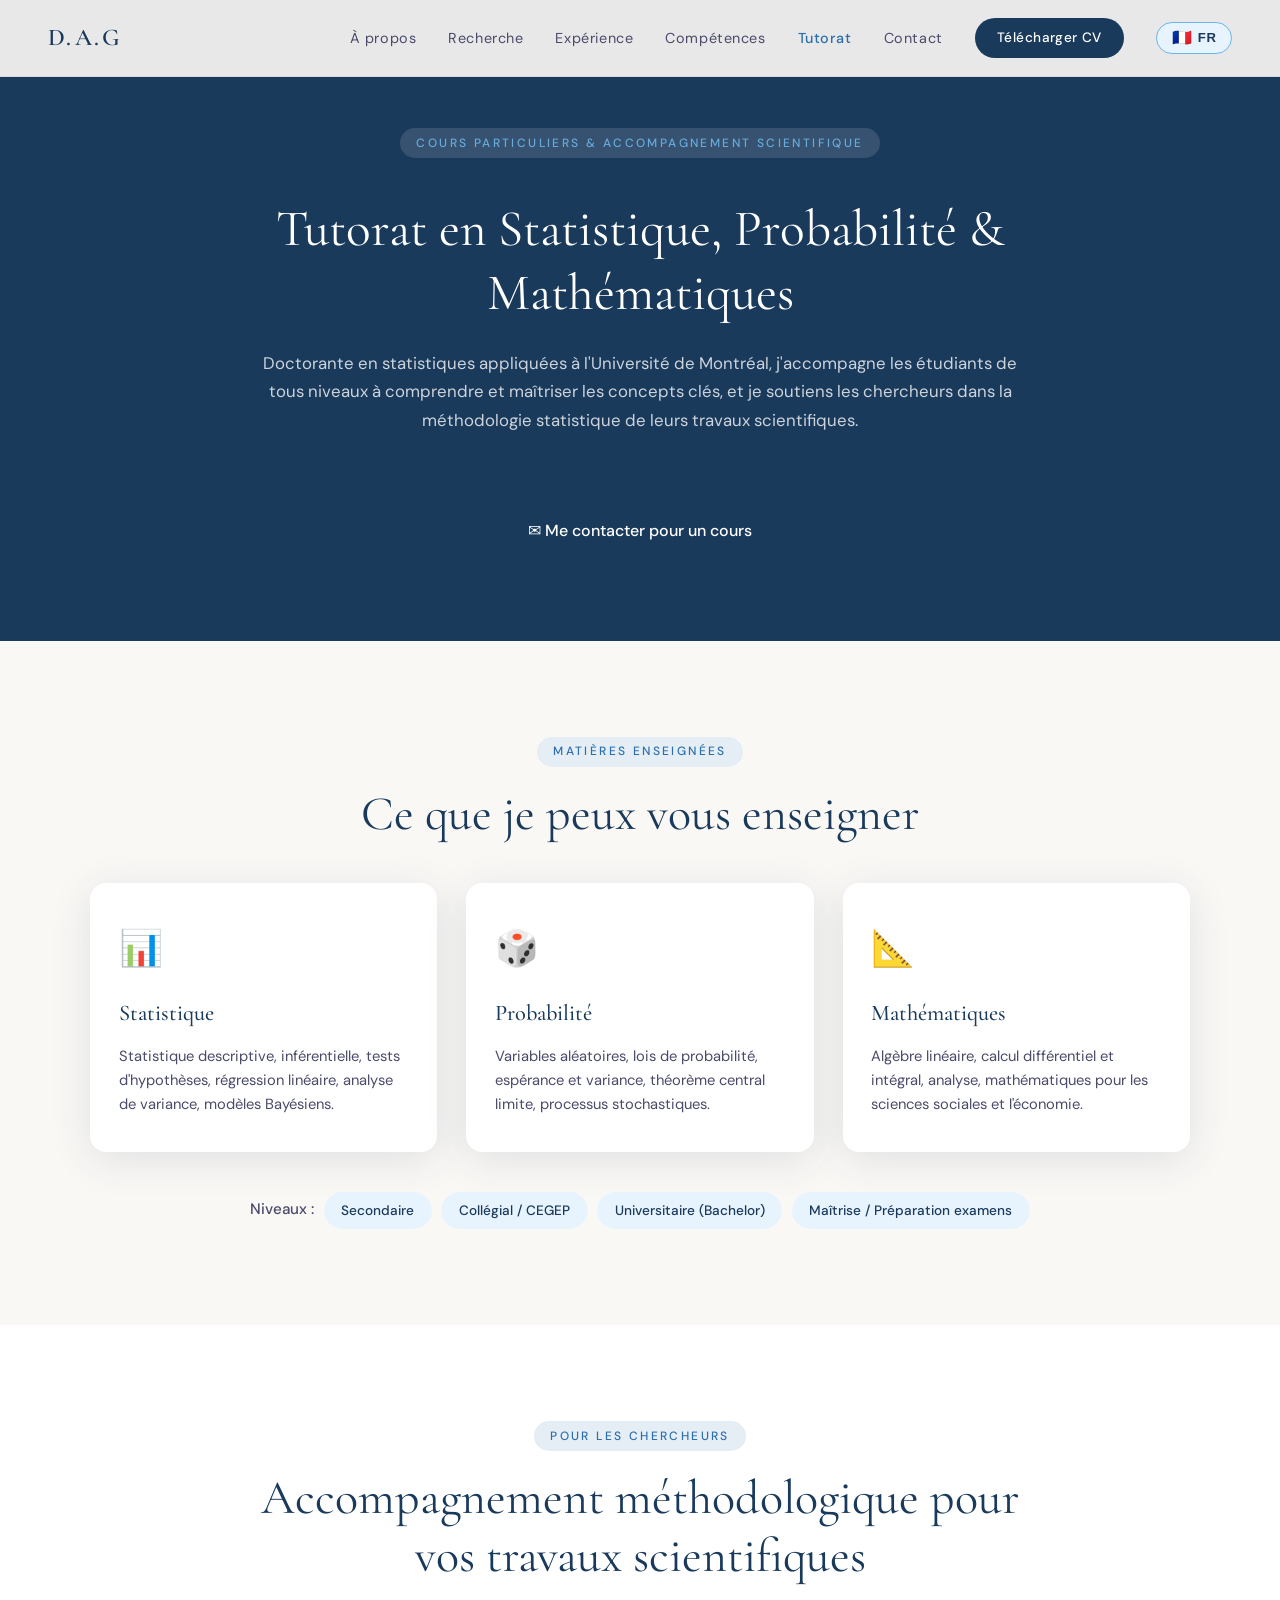
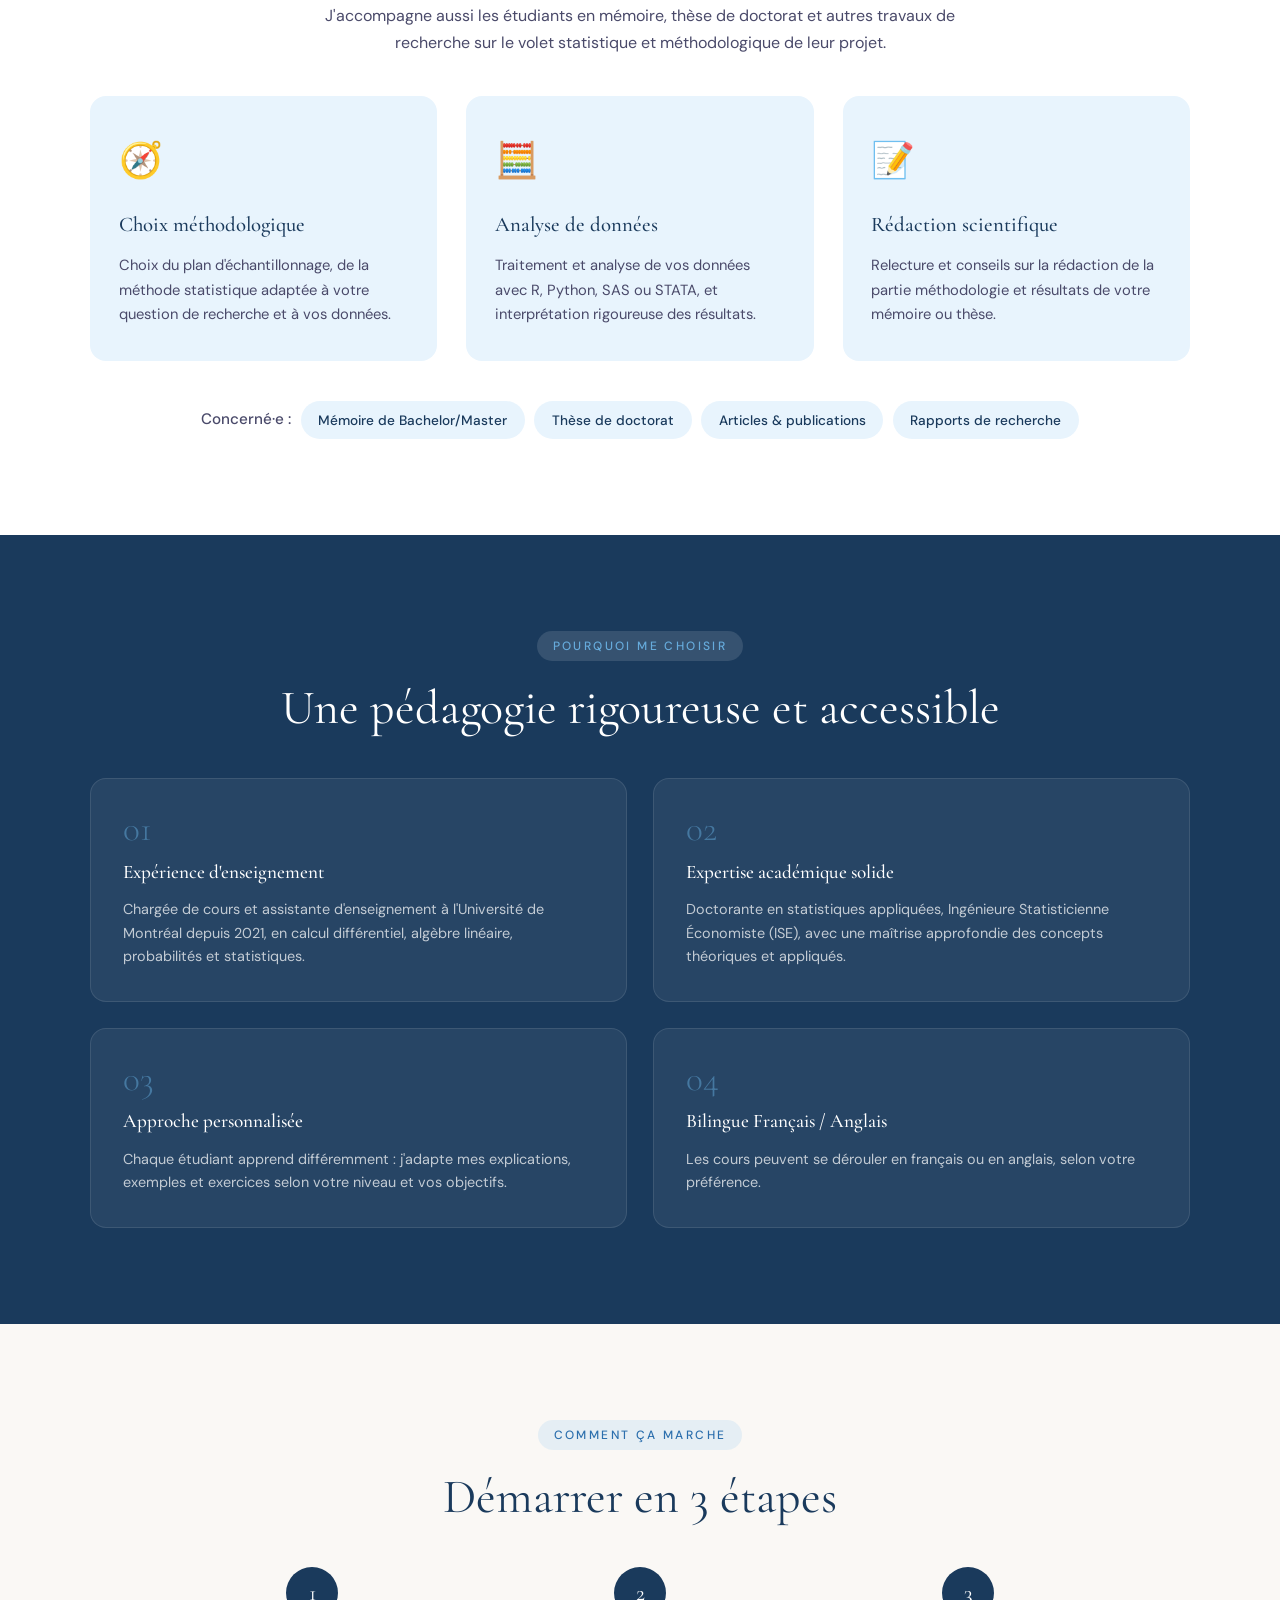
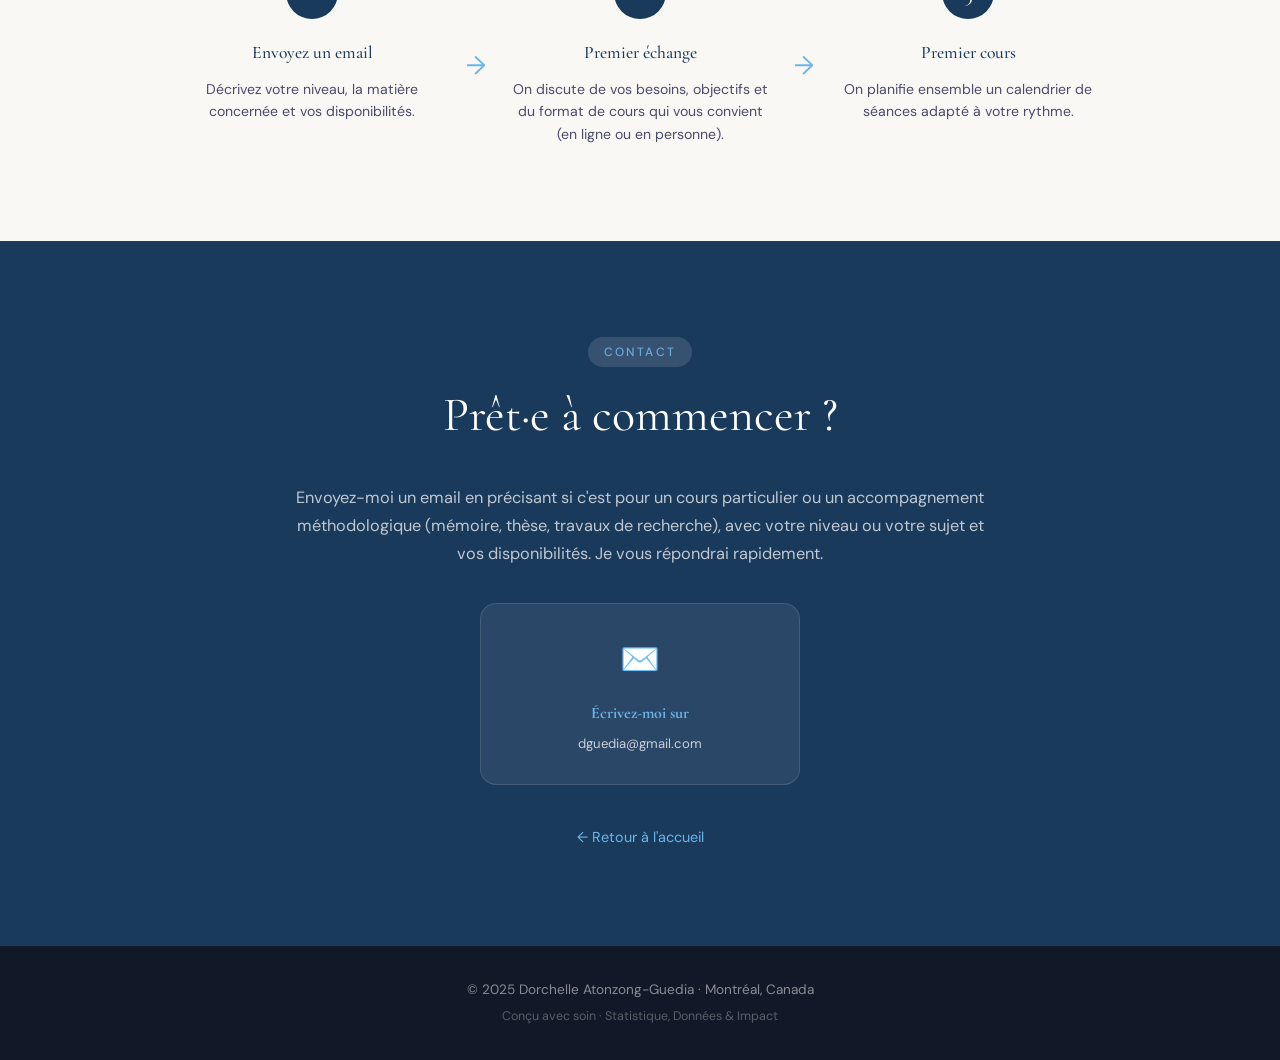
<file: tutorat.html>
<!DOCTYPE html>
<html lang="fr">
<head>
  <meta charset="UTF-8" />
  <meta name="viewport" content="width=device-width, initial-scale=1.0" />
  <title>Tutorat | Dorchelle Atonzong-Guedia</title>

  <meta name="description" content="Cours particuliers de statistique, probabilité et mathématiques avec Dorchelle Atonzong-Guedia, doctorante en statistiques appliquées à l'Université de Montréal. Tous niveaux." />
  <meta name="google-site-verification" content="5JbC7hbtEEXTIVPu0T6-Ba4gLqesmsODl44edJf_nmE" />

  <link rel="stylesheet" href="style.css" />
  <link href="https://fonts.googleapis.com/css2?family=Cormorant+Garamond:ital,wght@0,300;0,400;0,600;1,300;1,400&family=DM+Sans:wght@300;400;500&display=swap" rel="stylesheet" />
</head>
<body>

  <!-- NAV -->
  <nav class="nav" id="navbar">
    <a href="index.html" class="nav-logo">D.A.G</a>
    <ul class="nav-links">
      <li><a href="index.html#about" data-fr="À propos" data-en="About">À propos</a></li>
      <li><a href="index.html#research" data-fr="Recherche" data-en="Research">Recherche</a></li>
      <li><a href="index.html#experience" data-fr="Expérience" data-en="Experience">Expérience</a></li>
      <li><a href="index.html#skills" data-fr="Compétences" data-en="Skills">Compétences</a></li>
      <li><a href="tutorat.html" class="active-link" data-fr="Tutorat" data-en="Tutoring">Tutorat</a></li>
      <li><a href="index.html#contact" data-fr="Contact" data-en="Contact">Contact</a></li>
    </ul>
    <a href="assets/CV_Dorchelle.pdf" download class="btn-cv" data-fr="Télécharger CV" data-en="Download CV">Télécharger CV</a>
    <button class="lang-toggle" id="langToggle" aria-label="Switch language">
      <span class="lang-flag">🇫🇷</span>
      <span class="lang-label">FR</span>
    </button>
    <button class="burger" id="burger">&#9776;</button>
  </nav>

  <!-- TUTORING HERO -->
  <header class="tutor-hero">
    <div class="container tutor-hero-inner">
      <span class="section-label light" data-fr="Cours particuliers &amp; accompagnement scientifique" data-en="Private Tutoring &amp; Scientific Support">Cours particuliers &amp; accompagnement scientifique</span>
      <h1 data-fr="Tutorat en Statistique, Probabilité &amp; Mathématiques"
          data-en="Tutoring in Statistics, Probability &amp; Mathematics">
        Tutorat en Statistique, Probabilité &amp; Mathématiques
      </h1>
      <p class="tutor-hero-sub"
         data-fr="Doctorante en statistiques appliquées à l'Université de Montréal, j'accompagne les étudiants de tous niveaux à comprendre et maîtriser les concepts clés, et je soutiens les chercheurs dans la méthodologie statistique de leurs travaux scientifiques."
         data-en="PhD candidate in applied statistics at Université de Montréal, I help students of all levels understand and master key concepts, and support researchers with the statistical methodology of their scientific work.">
        Doctorante en statistiques appliquées à l'Université de Montréal, j'accompagne les étudiants de tous niveaux
        à comprendre et maîtriser les concepts clés, et je soutiens les chercheurs dans la méthodologie statistique
        de leurs travaux scientifiques.
      </p>
      <a href="mailto:dguedia@gmail.com?subject=Demande%20de%20tutorat" class="btn-primary large"
         data-fr="✉ Me contacter pour un cours" data-en="✉ Contact me for a lesson">
        ✉ Me contacter pour un cours
      </a>
    </div>
  </header>

  <!-- MATIERES -->
  <section class="section tutor-subjects">
    <div class="container">
      <span class="section-label" data-fr="Matières enseignées" data-en="Subjects Taught">Matières enseignées</span>
      <h2 data-fr="Ce que je peux vous enseigner" data-en="What I can teach you">Ce que je peux vous enseigner</h2>

      <div class="tutor-grid">
        <div class="tutor-card">
          <div class="tutor-card-icon">📊</div>
          <h3 data-fr="Statistique" data-en="Statistics">Statistique</h3>
          <p data-fr="Statistique descriptive, inférentielle, tests d'hypothèses, régression linéaire, analyse de variance, modèles Bayésiens."
             data-en="Descriptive and inferential statistics, hypothesis testing, linear regression, ANOVA, Bayesian models.">
            Statistique descriptive, inférentielle, tests d'hypothèses, régression linéaire,
            analyse de variance, modèles Bayésiens.
          </p>
        </div>
        <div class="tutor-card">
          <div class="tutor-card-icon">🎲</div>
          <h3 data-fr="Probabilité" data-en="Probability">Probabilité</h3>
          <p data-fr="Variables aléatoires, lois de probabilité, espérance et variance, théorème central limite, processus stochastiques."
             data-en="Random variables, probability distributions, expectation and variance, central limit theorem, stochastic processes.">
            Variables aléatoires, lois de probabilité, espérance et variance,
            théorème central limite, processus stochastiques.
          </p>
        </div>
        <div class="tutor-card">
          <div class="tutor-card-icon">📐</div>
          <h3 data-fr="Mathématiques" data-en="Mathematics">Mathématiques</h3>
          <p data-fr="Algèbre linéaire, calcul différentiel et intégral, analyse, mathématiques pour les sciences sociales et l'économie."
             data-en="Linear algebra, differential and integral calculus, analysis, mathematics for social sciences and economics.">
            Algèbre linéaire, calcul différentiel et intégral, analyse,
            mathématiques pour les sciences sociales et l'économie.
          </p>
        </div>
      </div>

      <div class="tutor-levels">
        <span data-fr="Niveaux : " data-en="Levels: ">Niveaux : </span>
        <span class="level-pill" data-fr="Secondaire" data-en="High School">Secondaire</span>
        <span class="level-pill" data-fr="Collégial / CEGEP" data-en="College">Collégial / CEGEP</span>
        <span class="level-pill" data-fr="Universitaire (Bachelor)" data-en="University (Bachelor)">Universitaire (Bachelor)</span>
        <span class="level-pill" data-fr="Maîtrise / Préparation examens" data-en="Master's / Exam Prep">Maîtrise / Préparation examens</span>
      </div>
    </div>
  </section>

  <!-- ACCOMPAGNEMENT SCIENTIFIQUE -->
  <section class="section tutor-research">
    <div class="container">
      <span class="section-label light" data-fr="Pour les chercheurs" data-en="For Researchers">Pour les chercheurs</span>
      <h2 data-fr="Accompagnement méthodologique pour vos travaux scientifiques" data-en="Methodological support for your scientific work">Accompagnement méthodologique pour vos travaux scientifiques</h2>
      <p class="tutor-research-intro"
         data-fr="J'accompagne aussi les étudiants en mémoire, thèse de doctorat et autres travaux de recherche sur le volet statistique et méthodologique de leur projet."
         data-en="I also support students writing a thesis, dissertation, or other research projects on the statistical and methodological aspects of their work.">
        J'accompagne aussi les étudiants en mémoire, thèse de doctorat et autres travaux de recherche
        sur le volet statistique et méthodologique de leur projet.
      </p>

      <div class="research-support-grid">
        <div class="research-support-card">
          <div class="tutor-card-icon">🧭</div>
          <h3 data-fr="Choix méthodologique" data-en="Methodological Choices">Choix méthodologique</h3>
          <p data-fr="Choix du plan d'échantillonnage, de la méthode statistique adaptée à votre question de recherche et à vos données."
             data-en="Choice of sampling design and the statistical method best suited to your research question and data.">
            Choix du plan d'échantillonnage, de la méthode statistique adaptée
            à votre question de recherche et à vos données.
          </p>
        </div>
        <div class="research-support-card">
          <div class="tutor-card-icon">🧮</div>
          <h3 data-fr="Analyse de données" data-en="Data Analysis">Analyse de données</h3>
          <p data-fr="Traitement et analyse de vos données avec R, Python, SAS ou STATA, et interprétation rigoureuse des résultats."
             data-en="Processing and analyzing your data with R, Python, SAS, or STATA, and rigorous interpretation of results.">
            Traitement et analyse de vos données avec R, Python, SAS ou STATA,
            et interprétation rigoureuse des résultats.
          </p>
        </div>
        <div class="research-support-card">
          <div class="tutor-card-icon">📝</div>
          <h3 data-fr="Rédaction scientifique" data-en="Scientific Writing">Rédaction scientifique</h3>
          <p data-fr="Relecture et conseils sur la rédaction de la partie méthodologie et résultats de votre mémoire ou thèse."
             data-en="Review and guidance on writing the methodology and results sections of your thesis or dissertation.">
            Relecture et conseils sur la rédaction de la partie méthodologie
            et résultats de votre mémoire ou thèse.
          </p>
        </div>
      </div>

      <div class="tutor-levels">
        <span data-fr="Concerné·e : " data-en="For: ">Concerné·e : </span>
        <span class="level-pill" data-fr="Mémoire de Bachelor/Master" data-en="Bachelor's/Master's Thesis">Mémoire de Bachelor/Master</span>
        <span class="level-pill" data-fr="Thèse de doctorat" data-en="PhD Dissertation">Thèse de doctorat</span>
        <span class="level-pill" data-fr="Articles &amp; publications" data-en="Articles &amp; Publications">Articles &amp; publications</span>
        <span class="level-pill" data-fr="Rapports de recherche" data-en="Research Reports">Rapports de recherche</span>
      </div>
    </div>
  </section>

  <!-- POURQUOI MOI -->
  <section class="section tutor-why">
    <div class="container">
      <span class="section-label light" data-fr="Pourquoi me choisir" data-en="Why choose me">Pourquoi me choisir</span>
      <h2 class="centered" data-fr="Une pédagogie rigoureuse et accessible" data-en="A rigorous and accessible teaching style">Une pédagogie rigoureuse et accessible</h2>

      <div class="tutor-why-grid">
        <div class="why-card">
          <div class="why-num">01</div>
          <h4 data-fr="Expérience d'enseignement" data-en="Teaching Experience">Expérience d'enseignement</h4>
          <p data-fr="Chargée de cours et assistante d'enseignement à l'Université de Montréal depuis 2021, en calcul différentiel, algèbre linéaire, probabilités et statistiques."
             data-en="Lecturer and teaching assistant at Université de Montréal since 2021, in differential calculus, linear algebra, probability, and statistics.">
            Chargée de cours et assistante d'enseignement à l'Université de Montréal depuis 2021,
            en calcul différentiel, algèbre linéaire, probabilités et statistiques.
          </p>
        </div>
        <div class="why-card">
          <div class="why-num">02</div>
          <h4 data-fr="Expertise académique solide" data-en="Strong Academic Expertise">Expertise académique solide</h4>
          <p data-fr="Doctorante en statistiques appliquées, Ingénieure Statisticienne Économiste (ISE), avec une maîtrise approfondie des concepts théoriques et appliqués."
             data-en="PhD candidate in applied statistics, Statistical Economist Engineer (ISE), with deep mastery of theoretical and applied concepts.">
            Doctorante en statistiques appliquées, Ingénieure Statisticienne Économiste (ISE),
            avec une maîtrise approfondie des concepts théoriques et appliqués.
          </p>
        </div>
        <div class="why-card">
          <div class="why-num">03</div>
          <h4 data-fr="Approche personnalisée" data-en="Personalized Approach">Approche personnalisée</h4>
          <p data-fr="Chaque étudiant apprend différemment : j'adapte mes explications, exemples et exercices selon votre niveau et vos objectifs."
             data-en="Every student learns differently: I adapt my explanations, examples, and exercises to your level and goals.">
            Chaque étudiant apprend différemment : j'adapte mes explications, exemples et exercices
            selon votre niveau et vos objectifs.
          </p>
        </div>
        <div class="why-card">
          <div class="why-num">04</div>
          <h4 data-fr="Bilingue Français / Anglais" data-en="Bilingual French / English">Bilingue Français / Anglais</h4>
          <p data-fr="Les cours peuvent se dérouler en français ou en anglais, selon votre préférence."
             data-en="Lessons can be conducted in French or English, depending on your preference.">
            Les cours peuvent se dérouler en français ou en anglais, selon votre préférence.
          </p>
        </div>
      </div>
    </div>
  </section>

  <!-- COMMENT CA MARCHE -->
  <section class="section tutor-howto">
    <div class="container">
      <span class="section-label" data-fr="Comment ça marche" data-en="How it works">Comment ça marche</span>
      <h2 data-fr="Démarrer en 3 étapes" data-en="Get started in 3 steps">Démarrer en 3 étapes</h2>

      <div class="howto-steps">
        <div class="howto-step">
          <div class="howto-circle">1</div>
          <h4 data-fr="Envoyez un email" data-en="Send an email">Envoyez un email</h4>
          <p data-fr="Décrivez votre niveau, la matière concernée et vos disponibilités."
             data-en="Describe your level, the subject, and your availability.">
            Décrivez votre niveau, la matière concernée et vos disponibilités.
          </p>
        </div>
        <div class="howto-arrow">→</div>
        <div class="howto-step">
          <div class="howto-circle">2</div>
          <h4 data-fr="Premier échange" data-en="First exchange">Premier échange</h4>
          <p data-fr="On discute de vos besoins, objectifs et du format de cours qui vous convient (en ligne ou en personne)."
             data-en="We discuss your needs, goals, and preferred lesson format (online or in-person).">
            On discute de vos besoins, objectifs et du format de cours qui vous convient
            (en ligne ou en personne).
          </p>
        </div>
        <div class="howto-arrow">→</div>
        <div class="howto-step">
          <div class="howto-circle">3</div>
          <h4 data-fr="Premier cours" data-en="First lesson">Premier cours</h4>
          <p data-fr="On planifie ensemble un calendrier de séances adapté à votre rythme."
             data-en="We plan a schedule of sessions adapted to your pace.">
            On planifie ensemble un calendrier de séances adapté à votre rythme.
          </p>
        </div>
      </div>
    </div>
  </section>

  <!-- CONTACT TUTORAT -->
  <section class="section tutor-contact">
    <div class="container tutor-contact-inner">
      <span class="section-label light" data-fr="Contact" data-en="Contact">Contact</span>
      <h2 data-fr="Prêt·e à commencer ?" data-en="Ready to get started?">Prêt·e à commencer ?</h2>
      <p class="tutor-contact-sub"
         data-fr="Envoyez-moi un email en précisant si c'est pour un cours particulier ou un accompagnement méthodologique (mémoire, thèse, travaux de recherche), avec votre niveau ou votre sujet et vos disponibilités. Je vous répondrai rapidement."
         data-en="Send me an email specifying whether it's for a private lesson or methodological support (thesis, dissertation, research work), along with your level or topic and your availability. I'll get back to you quickly.">
        Envoyez-moi un email en précisant si c'est pour un cours particulier ou un accompagnement méthodologique
        (mémoire, thèse, travaux de recherche), avec votre niveau ou votre sujet et vos disponibilités.
        Je vous répondrai rapidement.
      </p>

      <a href="mailto:dguedia@gmail.com?subject=Demande%20de%20tutorat" class="contact-card tutor-email-card">
        <div class="contact-icon">✉️</div>
        <h4 data-fr="Écrivez-moi sur" data-en="Email me at">Écrivez-moi sur</h4>
        <p>dguedia@gmail.com</p>
      </a>

      <a href="index.html" class="back-link" data-fr="← Retour à l'accueil" data-en="← Back to home">← Retour à l'accueil</a>
    </div>
  </section>

  <!-- FOOTER -->
  <footer class="footer">
    <p>© 2025 Dorchelle Atonzong-Guedia · Montréal, Canada</p>
    <p class="footer-sub"
       data-fr="Conçu avec soin · Statistique, Données & Impact"
       data-en="Crafted with care · Statistics, Data & Impact">
      Conçu avec soin · Statistique, Données & Impact
    </p>
  </footer>

  <script src="script.js"></script>
</body>
</html>
</file>
<file: style.css>
/* ===========================
   VARIABLES & RESET
   =========================== */
:root {
  --blue-deep: #1a3a5c;
  --blue-mid: #2c6fad;
  --blue-light: #6bb5e8;
  --blue-pale: #e8f4fd;
  --cream: #faf8f5;
  --ink: #1c1c2e;
  --ink-soft: #4a4a6a;
  --white: #ffffff;
  --gold: #c9a84c;
  --font-display: 'Cormorant Garamond', serif;
  --font-body: 'DM Sans', sans-serif;
  --radius: 16px;
  --shadow: 0 8px 40px rgba(26, 58, 92, 0.12);
  --shadow-lg: 0 20px 60px rgba(26, 58, 92, 0.18);
}

*, *::before, *::after {
  box-sizing: border-box;
  margin: 0;
  padding: 0;
}

html { scroll-behavior: smooth; }

body {
  font-family: var(--font-body);
  background: var(--cream);
  color: var(--ink);
  line-height: 1.7;
  overflow-x: hidden;
}

a { text-decoration: none; color: inherit; }

/* ===========================
   NAV
   =========================== */
.nav {
  position: fixed;
  top: 0; left: 0; right: 0;
  z-index: 100;
  display: flex;
  align-items: center;
  gap: 2rem;
  padding: 1.1rem 3rem;
  background: rgba(250, 248, 245, 0.92);
  backdrop-filter: blur(12px);
  border-bottom: 1px solid rgba(26, 58, 92, 0.08);
  transition: box-shadow 0.3s;
}

.nav.scrolled { box-shadow: var(--shadow); }

.nav-logo {
  font-family: var(--font-display);
  font-size: 1.5rem;
  font-weight: 600;
  color: var(--blue-deep);
  letter-spacing: 0.1em;
  margin-right: auto;
}

.nav-links {
  display: flex;
  gap: 2rem;
  list-style: none;
}

.nav-links a {
  font-size: 0.9rem;
  font-weight: 400;
  color: var(--ink-soft);
  letter-spacing: 0.04em;
  transition: color 0.2s;
}

.nav-links a:hover { color: var(--blue-mid); }

.btn-cv {
  background: var(--blue-deep);
  color: var(--white) !important;
  padding: 0.55rem 1.4rem;
  border-radius: 100px;
  font-size: 0.85rem;
  font-weight: 500;
  letter-spacing: 0.03em;
  transition: background 0.2s, transform 0.2s;
  white-space: nowrap;
}

.btn-cv:hover { background: var(--blue-mid); transform: translateY(-1px); }

.lang-toggle {
  display: flex;
  align-items: center;
  gap: 0.35rem;
  background: var(--blue-pale);
  border: 1.5px solid var(--blue-light);
  border-radius: 100px;
  padding: 0.35rem 0.9rem;
  font-size: 0.82rem;
  font-weight: 600;
  color: var(--blue-deep);
  cursor: pointer;
  transition: background 0.2s, transform 0.2s;
  letter-spacing: 0.05em;
  white-space: nowrap;
}

.lang-toggle:hover {
  background: var(--blue-mid);
  color: var(--white);
  transform: translateY(-1px);
}

.lang-flag { font-size: 1rem; }

.burger {
  display: none;
  background: none;
  border: none;
  font-size: 1.5rem;
  cursor: pointer;
  color: var(--blue-deep);
}

/* ===========================
   HERO
   =========================== */
.hero {
  padding-top: 72px;
  background: var(--white);
}

.hero-banner {
  width: 100%;
  overflow: hidden;
  line-height: 0;
}

.hero-banner svg {
  display: block;
  width: 100%;
  height: auto;
}

.hero-content {
  display: flex;
  align-items: center;
  gap: 3rem;
  max-width: 1100px;
  margin: 0 auto;
  padding: 3rem 2rem 2rem;
}

.hero-photo-wrap {
  flex-shrink: 0;
  width: 200px;
  height: 200px;
  border-radius: 50%;
  border: 5px solid var(--white);
  box-shadow: var(--shadow-lg);
  overflow: hidden;
  margin-top: -80px;
  background: var(--blue-pale);
}

.hero-photo {
  width: 100%;
  height: 100%;
  object-fit: cover;
  object-position: center top;
}

.hero-text { flex: 1; }

.hero-tag {
  font-size: 0.8rem;
  font-weight: 500;
  letter-spacing: 0.15em;
  text-transform: uppercase;
  color: var(--blue-mid);
  margin-bottom: 0.6rem;
}

.hero-text h1 {
  font-family: var(--font-display);
  font-size: clamp(2.4rem, 5vw, 3.6rem);
  font-weight: 300;
  line-height: 1.1;
  color: var(--blue-deep);
  margin-bottom: 1rem;
}

.hero-text h1 em {
  font-style: italic;
  color: var(--blue-mid);
}

.hero-sub {
  font-size: 1rem;
  color: var(--ink-soft);
  max-width: 520px;
  margin-bottom: 1.8rem;
}

.hero-cta { display: flex; gap: 1rem; flex-wrap: wrap; }

.btn-primary {
  background: var(--blue-deep);
  color: var(--white);
  padding: 0.75rem 2rem;
  border-radius: 100px;
  font-size: 0.9rem;
  font-weight: 500;
  display: inline-block;
  transition: background 0.2s, transform 0.2s, box-shadow 0.2s;
}

.btn-primary:hover {
  background: var(--blue-mid);
  transform: translateY(-2px);
  box-shadow: 0 6px 20px rgba(44, 111, 173, 0.3);
}

.btn-primary.large { padding: 1rem 2.5rem; font-size: 1rem; margin-top: 2rem; }

.btn-ghost {
  border: 2px solid var(--blue-deep);
  color: var(--blue-deep);
  padding: 0.72rem 2rem;
  border-radius: 100px;
  font-size: 0.9rem;
  font-weight: 500;
  display: inline-block;
  transition: all 0.2s;
}

.btn-ghost:hover {
  background: var(--blue-deep);
  color: var(--white);
  transform: translateY(-2px);
}

.hero-stats {
  display: flex;
  justify-content: center;
  gap: 0;
  border-top: 1px solid rgba(26,58,92,0.08);
  max-width: 1100px;
  margin: 0 auto;
  padding: 0 2rem;
}

.stat {
  flex: 1;
  text-align: center;
  padding: 1.8rem 1rem;
  border-right: 1px solid rgba(26,58,92,0.08);
}

.stat:last-child { border-right: none; }

.stat span {
  display: block;
  font-family: var(--font-display);
  font-size: 2.5rem;
  font-weight: 600;
  color: var(--blue-mid);
  line-height: 1;
}

.stat p {
  font-size: 0.82rem;
  color: var(--ink-soft);
  margin-top: 0.4rem;
  letter-spacing: 0.03em;
}

/* ===========================
   SECTIONS GENERAL
   =========================== */
.section { padding: 6rem 2rem; }
.container { max-width: 1100px; margin: 0 auto; }

.section-label {
  display: inline-block;
  font-size: 0.75rem;
  font-weight: 500;
  letter-spacing: 0.2em;
  text-transform: uppercase;
  color: var(--blue-mid);
  background: rgba(107, 181, 232, 0.15);
  padding: 0.3rem 1rem;
  border-radius: 100px;
  margin-bottom: 1.2rem;
}

.section-label.light {
  color: rgba(107, 181, 232, 0.9);
  background: rgba(255,255,255,0.12);
}

h2 {
  font-family: var(--font-display);
  font-size: clamp(2rem, 4vw, 3rem);
  font-weight: 400;
  color: var(--blue-deep);
  line-height: 1.2;
  margin-bottom: 2.5rem;
}

h2.centered { text-align: center; }

/* ===========================
   ABOUT
   =========================== */
.about { background: var(--cream); }

.two-col {
  display: grid;
  grid-template-columns: 1fr 1fr;
  gap: 4rem;
  align-items: start;
}

.about-text p {
  color: var(--ink-soft);
  margin-bottom: 1rem;
  font-size: 1rem;
}

.about-text strong { color: var(--blue-deep); font-weight: 500; }

.about-tags {
  display: flex;
  flex-wrap: wrap;
  gap: 0.5rem;
  margin-top: 1.5rem;
}

.about-tags span {
  background: var(--blue-pale);
  color: var(--blue-deep);
  padding: 0.4rem 1rem;
  border-radius: 100px;
  font-size: 0.82rem;
  font-weight: 500;
}

.about-visual {
  display: flex;
  flex-direction: column;
  gap: 1rem;
}

.about-card {
  background: var(--white);
  border-radius: var(--radius);
  padding: 1.5rem;
  box-shadow: var(--shadow);
  transition: transform 0.2s;
}

.about-card:hover { transform: translateY(-3px); }

.about-card-icon { font-size: 1.6rem; margin-bottom: 0.5rem; }

.about-card h4 {
  font-family: var(--font-display);
  font-size: 1.1rem;
  color: var(--blue-deep);
  margin-bottom: 0.5rem;
}

.about-card p {
  font-size: 0.88rem;
  color: var(--ink-soft);
  margin: 0.1rem 0;
}

/* ===========================
   RESEARCH
   =========================== */
.research {
  background: var(--blue-deep);
  color: var(--white);
}

.research h2 { color: var(--white); }

.research-grid {
  display: grid;
  grid-template-columns: 1.4fr 1fr 1fr 1fr;
  gap: 1.5rem;
}

.research-card {
  background: rgba(255,255,255,0.06);
  border: 1px solid rgba(255,255,255,0.12);
  border-radius: var(--radius);
  padding: 2rem 1.5rem;
  transition: background 0.3s, transform 0.3s;
}

.research-card:hover {
  background: rgba(255,255,255,0.1);
  transform: translateY(-4px);
}

.research-card.main {
  background: rgba(107, 181, 232, 0.15);
  border-color: rgba(107, 181, 232, 0.3);
}

.research-num {
  font-family: var(--font-display);
  font-size: 3rem;
  font-weight: 300;
  color: rgba(107, 181, 232, 0.4);
  line-height: 1;
  margin-bottom: 0.8rem;
}

.research-card h3 {
  font-family: var(--font-display);
  font-size: 1.15rem;
  font-weight: 400;
  color: var(--white);
  margin-bottom: 0.8rem;
  line-height: 1.3;
}

.research-card p {
  font-size: 0.88rem;
  color: rgba(255,255,255,0.7);
  line-height: 1.65;
}

/* ===========================
   CONFERENCES TIMELINE
   =========================== */
.conferences { background: var(--white); }

.timeline {
  position: relative;
  padding-left: 2rem;
}

.timeline::before {
  content: '';
  position: absolute;
  left: 0; top: 0; bottom: 0;
  width: 2px;
  background: linear-gradient(to bottom, var(--blue-light), var(--blue-pale));
}

.timeline-item {
  display: flex;
  gap: 2rem;
  margin-bottom: 2.5rem;
  position: relative;
}

.timeline-item::before {
  content: '';
  position: absolute;
  left: -2.45rem;
  top: 0.4rem;
  width: 12px;
  height: 12px;
  border-radius: 50%;
  background: var(--blue-mid);
  border: 2px solid var(--white);
  box-shadow: 0 0 0 3px rgba(44,111,173,0.2);
}

.timeline-year {
  flex-shrink: 0;
  width: 90px;
  font-family: var(--font-display);
  font-size: 1.1rem;
  font-weight: 600;
  color: var(--blue-mid);
  padding-top: 0.1rem;
}

.timeline-content h4 {
  font-weight: 500;
  color: var(--blue-deep);
  margin-bottom: 0.2rem;
}

.timeline-content p {
  font-size: 0.88rem;
  color: var(--ink-soft);
}

/* ===========================
   EXPERIENCE
   =========================== */
.experience { background: var(--blue-deep); }
.experience h2 { color: var(--white); }

.exp-grid {
  display: grid;
  grid-template-columns: 1.3fr 1fr 1fr;
  gap: 1.5rem;
}

.exp-card {
  background: rgba(255,255,255,0.06);
  border: 1px solid rgba(255,255,255,0.1);
  border-radius: var(--radius);
  padding: 2rem;
  position: relative;
  transition: background 0.3s;
}

.exp-card:hover { background: rgba(255,255,255,0.1); }

.exp-card.current { border-color: rgba(107,181,232,0.4); }

.exp-badge {
  display: inline-block;
  background: var(--blue-light);
  color: var(--blue-deep);
  font-size: 0.72rem;
  font-weight: 600;
  letter-spacing: 0.1em;
  text-transform: uppercase;
  padding: 0.2rem 0.8rem;
  border-radius: 100px;
  margin-bottom: 1rem;
}

.exp-card h3 {
  font-family: var(--font-display);
  font-size: 1.15rem;
  color: var(--white);
  margin-bottom: 0.4rem;
  font-weight: 400;
  line-height: 1.3;
}

.exp-where {
  font-size: 0.82rem;
  color: var(--blue-light);
  margin-bottom: 1rem;
}

.exp-card ul {
  list-style: none;
  padding: 0;
}

.exp-card li {
  font-size: 0.88rem;
  color: rgba(255,255,255,0.75);
  padding: 0.3rem 0;
  border-bottom: 1px solid rgba(255,255,255,0.06);
}

.exp-card li:last-child { border-bottom: none; }

/* ===========================
   SKILLS
   =========================== */
.skills { background: var(--cream); }

.skills-grid {
  display: grid;
  grid-template-columns: repeat(2, 1fr);
  gap: 2rem;
}

.skills-block {
  background: var(--white);
  border-radius: var(--radius);
  padding: 2rem;
  box-shadow: var(--shadow);
}

.skills-block h4 {
  font-family: var(--font-display);
  font-size: 1.1rem;
  color: var(--blue-deep);
  margin-bottom: 1rem;
  padding-bottom: 0.6rem;
  border-bottom: 2px solid var(--blue-pale);
}

.skill-pills {
  display: flex;
  flex-wrap: wrap;
  gap: 0.5rem;
}

.skill-pills span {
  background: var(--blue-pale);
  color: var(--blue-deep);
  padding: 0.4rem 1rem;
  border-radius: 100px;
  font-size: 0.85rem;
  font-weight: 400;
  transition: background 0.2s, transform 0.2s;
}

.skill-pills span:hover {
  background: var(--blue-mid);
  color: var(--white);
  transform: translateY(-2px);
}

/* ===========================
   CONTACT
   =========================== */
.contact { background: var(--blue-deep); color: var(--white); text-align: center; }

.contact-inner { max-width: 800px; margin: 0 auto; }

.contact h2 { color: var(--white); }

.contact-sub {
  font-size: 1.05rem;
  color: rgba(255,255,255,0.7);
  margin-bottom: 3rem;
}

.contact-cards {
  display: grid;
  grid-template-columns: repeat(4, 1fr);
  gap: 1.5rem;
  margin-bottom: 1rem;
}

.contact-card {
  background: rgba(255,255,255,0.07);
  border: 1px solid rgba(255,255,255,0.12);
  border-radius: var(--radius);
  padding: 1.8rem 1rem;
  transition: background 0.3s, transform 0.2s;
}

.contact-card:hover {
  background: rgba(255,255,255,0.12);
  transform: translateY(-4px);
}

.contact-icon { font-size: 2rem; margin-bottom: 0.8rem; }

.contact-card h4 {
  font-family: var(--font-display);
  font-size: 1rem;
  color: var(--blue-light);
  margin-bottom: 0.4rem;
}

.contact-card p {
  font-size: 0.82rem;
  color: rgba(255,255,255,0.75);
  word-break: break-all;
}

/* ===========================
   FOOTER
   =========================== */
.footer {
  background: #111827;
  color: rgba(255,255,255,0.5);
  text-align: center;
  padding: 2rem;
  font-size: 0.85rem;
}

.footer-sub {
  font-size: 0.78rem;
  margin-top: 0.3rem;
  opacity: 0.6;
}

/* ===========================
   ANIMATIONS
   =========================== */
@keyframes fadeUp {
  from { opacity: 0; transform: translateY(30px); }
  to { opacity: 1; transform: translateY(0); }
}

.hero-content, .hero-stats {
  animation: fadeUp 0.8s ease both;
}

.hero-stats { animation-delay: 0.2s; }

/* ===========================
   RESPONSIVE
   =========================== */
@media (max-width: 1024px) {
  .research-grid { grid-template-columns: 1fr 1fr; }
  .exp-grid { grid-template-columns: 1fr; }
}

@media (max-width: 768px) {
  .nav { padding: 1rem 1.5rem; }
  .nav-links { display: none; flex-direction: column; position: absolute; top: 100%; left: 0; right: 0;
    background: var(--cream); padding: 1rem 2rem; border-bottom: 1px solid rgba(0,0,0,0.08); }
  .nav-links.open { display: flex; }
  .btn-cv { display: none; }
  .burger { display: block; }

  .hero-content { flex-direction: column; text-align: center; padding: 2rem 1rem; }
  .hero-photo-wrap { margin: -60px auto 0; }
  .hero-sub { margin: 0 auto 1.5rem; }
  .hero-cta { justify-content: center; }
  .hero-stats { flex-direction: column; gap: 0; }
  .stat { border-right: none; border-bottom: 1px solid rgba(26,58,92,0.08); }

  .two-col { grid-template-columns: 1fr; }
  .research-grid { grid-template-columns: 1fr; }
  .exp-grid { grid-template-columns: 1fr; }
  .skills-grid { grid-template-columns: 1fr; }
  .contact-cards { grid-template-columns: 1fr; }

  .hero-banner { height: 140px; }
  .section { padding: 4rem 1.2rem; }
}

/* ===========================
   TUTORING PAGE
   =========================== */

.active-link {
  color: var(--blue-mid) !important;
  font-weight: 500 !important;
}

/* Hero */
.tutor-hero {
  background: var(--blue-deep);
  padding: 8rem 2rem 5rem;
  margin-top: 0;
  text-align: center;
}

.tutor-hero-inner {
  max-width: 760px;
  margin: 0 auto;
}

.tutor-hero h1 {
  font-family: var(--font-display);
  font-size: clamp(2rem, 4.5vw, 3.2rem);
  font-weight: 400;
  color: var(--white);
  line-height: 1.25;
  margin: 1.2rem 0 1.5rem;
}

.tutor-hero-sub {
  font-size: 1.05rem;
  color: rgba(255,255,255,0.78);
  line-height: 1.7;
  margin-bottom: 2.2rem;
}

/* Subjects */
.tutor-subjects { background: var(--cream); text-align: center; }
.tutor-subjects h2 { text-align: center; }
.tutor-subjects .section-label { display: block; margin: 0 auto 1.2rem; width: fit-content; }

.tutor-grid {
  display: grid;
  grid-template-columns: repeat(3, 1fr);
  gap: 1.8rem;
  margin: 2.5rem 0 2.5rem;
  text-align: left;
}

.tutor-card {
  background: var(--white);
  border-radius: var(--radius);
  padding: 2.2rem 1.8rem;
  box-shadow: var(--shadow);
  transition: transform 0.25s, box-shadow 0.25s;
}

.tutor-card:hover {
  transform: translateY(-5px);
  box-shadow: var(--shadow-lg);
}

.tutor-card-icon { font-size: 2.2rem; margin-bottom: 1rem; }

.tutor-card h3 {
  font-family: var(--font-display);
  font-size: 1.4rem;
  color: var(--blue-deep);
  margin-bottom: 0.7rem;
  font-weight: 500;
}

.tutor-card p {
  font-size: 0.92rem;
  color: var(--ink-soft);
  line-height: 1.65;
}

.tutor-levels {
  display: flex;
  flex-wrap: wrap;
  align-items: center;
  justify-content: center;
  gap: 0.6rem;
  font-size: 0.95rem;
  color: var(--ink-soft);
  font-weight: 500;
}

.level-pill {
  background: var(--blue-pale);
  color: var(--blue-deep);
  padding: 0.45rem 1.1rem;
  border-radius: 100px;
  font-size: 0.85rem;
  font-weight: 500;
}

/* Research / scientific support section */
.tutor-research { background: var(--white); text-align: center; }
.tutor-research h2 { text-align: center; max-width: 760px; margin: 0 auto 1rem; }
.tutor-research .section-label.light {
  display: block;
  margin: 0 auto 1.2rem;
  width: fit-content;
  background: rgba(44, 111, 173, 0.12);
  color: var(--blue-mid);
}

.tutor-research-intro {
  max-width: 640px;
  margin: 0 auto 2.5rem;
  color: var(--ink-soft);
  font-size: 1rem;
  line-height: 1.7;
}

.research-support-grid {
  display: grid;
  grid-template-columns: repeat(3, 1fr);
  gap: 1.8rem;
  margin-bottom: 2.5rem;
  text-align: left;
}

.research-support-card {
  background: var(--blue-pale);
  border-radius: var(--radius);
  padding: 2.2rem 1.8rem;
  transition: transform 0.25s, box-shadow 0.25s;
}

.research-support-card:hover {
  transform: translateY(-5px);
  box-shadow: var(--shadow);
}

.research-support-card h3 {
  font-family: var(--font-display);
  font-size: 1.3rem;
  color: var(--blue-deep);
  margin-bottom: 0.7rem;
  font-weight: 500;
}

.research-support-card p {
  font-size: 0.92rem;
  color: var(--ink-soft);
  line-height: 1.65;
}

/* Why choose me */
.tutor-why { background: var(--blue-deep); }
.tutor-why h2 { color: var(--white); }
.tutor-why .section-label.light { display: block; margin: 0 auto 1.2rem; width: fit-content; }

.tutor-why-grid {
  display: grid;
  grid-template-columns: repeat(2, 1fr);
  gap: 1.6rem;
}

.why-card {
  background: rgba(255,255,255,0.06);
  border: 1px solid rgba(255,255,255,0.1);
  border-radius: var(--radius);
  padding: 2rem;
  transition: background 0.25s;
}

.why-card:hover { background: rgba(255,255,255,0.1); }

.why-num {
  font-family: var(--font-display);
  font-size: 2.2rem;
  font-weight: 300;
  color: rgba(107, 181, 232, 0.45);
  line-height: 1;
  margin-bottom: 0.6rem;
}

.why-card h4 {
  font-family: var(--font-display);
  font-size: 1.2rem;
  font-weight: 500;
  color: var(--white);
  margin-bottom: 0.6rem;
}

.why-card p {
  font-size: 0.9rem;
  color: rgba(255,255,255,0.72);
  line-height: 1.65;
}

/* How it works */
.tutor-howto { background: var(--cream); text-align: center; }
.tutor-howto h2 { text-align: center; }
.tutor-howto .section-label { display: block; margin: 0 auto 1.2rem; width: fit-content; }

.howto-steps {
  display: flex;
  align-items: flex-start;
  justify-content: center;
  gap: 1.5rem;
  margin-top: 2.5rem;
  flex-wrap: wrap;
}

.howto-step {
  flex: 1;
  min-width: 200px;
  max-width: 260px;
}

.howto-circle {
  width: 52px;
  height: 52px;
  border-radius: 50%;
  background: var(--blue-deep);
  color: var(--white);
  font-family: var(--font-display);
  font-size: 1.4rem;
  display: flex;
  align-items: center;
  justify-content: center;
  margin: 0 auto 1.2rem;
}

.howto-step h4 {
  font-family: var(--font-display);
  font-size: 1.1rem;
  color: var(--blue-deep);
  margin-bottom: 0.6rem;
  font-weight: 500;
}

.howto-step p {
  font-size: 0.88rem;
  color: var(--ink-soft);
  line-height: 1.6;
}

.howto-arrow {
  font-size: 1.6rem;
  color: var(--blue-light);
  align-self: center;
  margin-top: 1.2rem;
}

/* Tutor contact */
.tutor-contact { background: var(--blue-deep); text-align: center; }
.tutor-contact-inner { max-width: 700px; margin: 0 auto; }
.tutor-contact h2 { color: var(--white); }

.tutor-contact-sub {
  font-size: 1.02rem;
  color: rgba(255,255,255,0.72);
  margin-bottom: 2.2rem;
  line-height: 1.7;
}

.tutor-email-card {
  max-width: 320px;
  margin: 0 auto 2rem;
  display: block;
}

.back-link {
  display: inline-block;
  color: var(--blue-light);
  font-size: 0.9rem;
  margin-top: 0.5rem;
  transition: color 0.2s;
}

.back-link:hover { color: var(--white); }

/* Responsive */
@media (max-width: 768px) {
  .tutor-grid { grid-template-columns: 1fr; }
  .tutor-why-grid { grid-template-columns: 1fr; }
  .research-support-grid { grid-template-columns: 1fr; }
  .howto-steps { flex-direction: column; align-items: center; }
  .howto-arrow { display: none; }
  .tutor-hero { padding: 7rem 1.2rem 3.5rem; }
}
</file>
